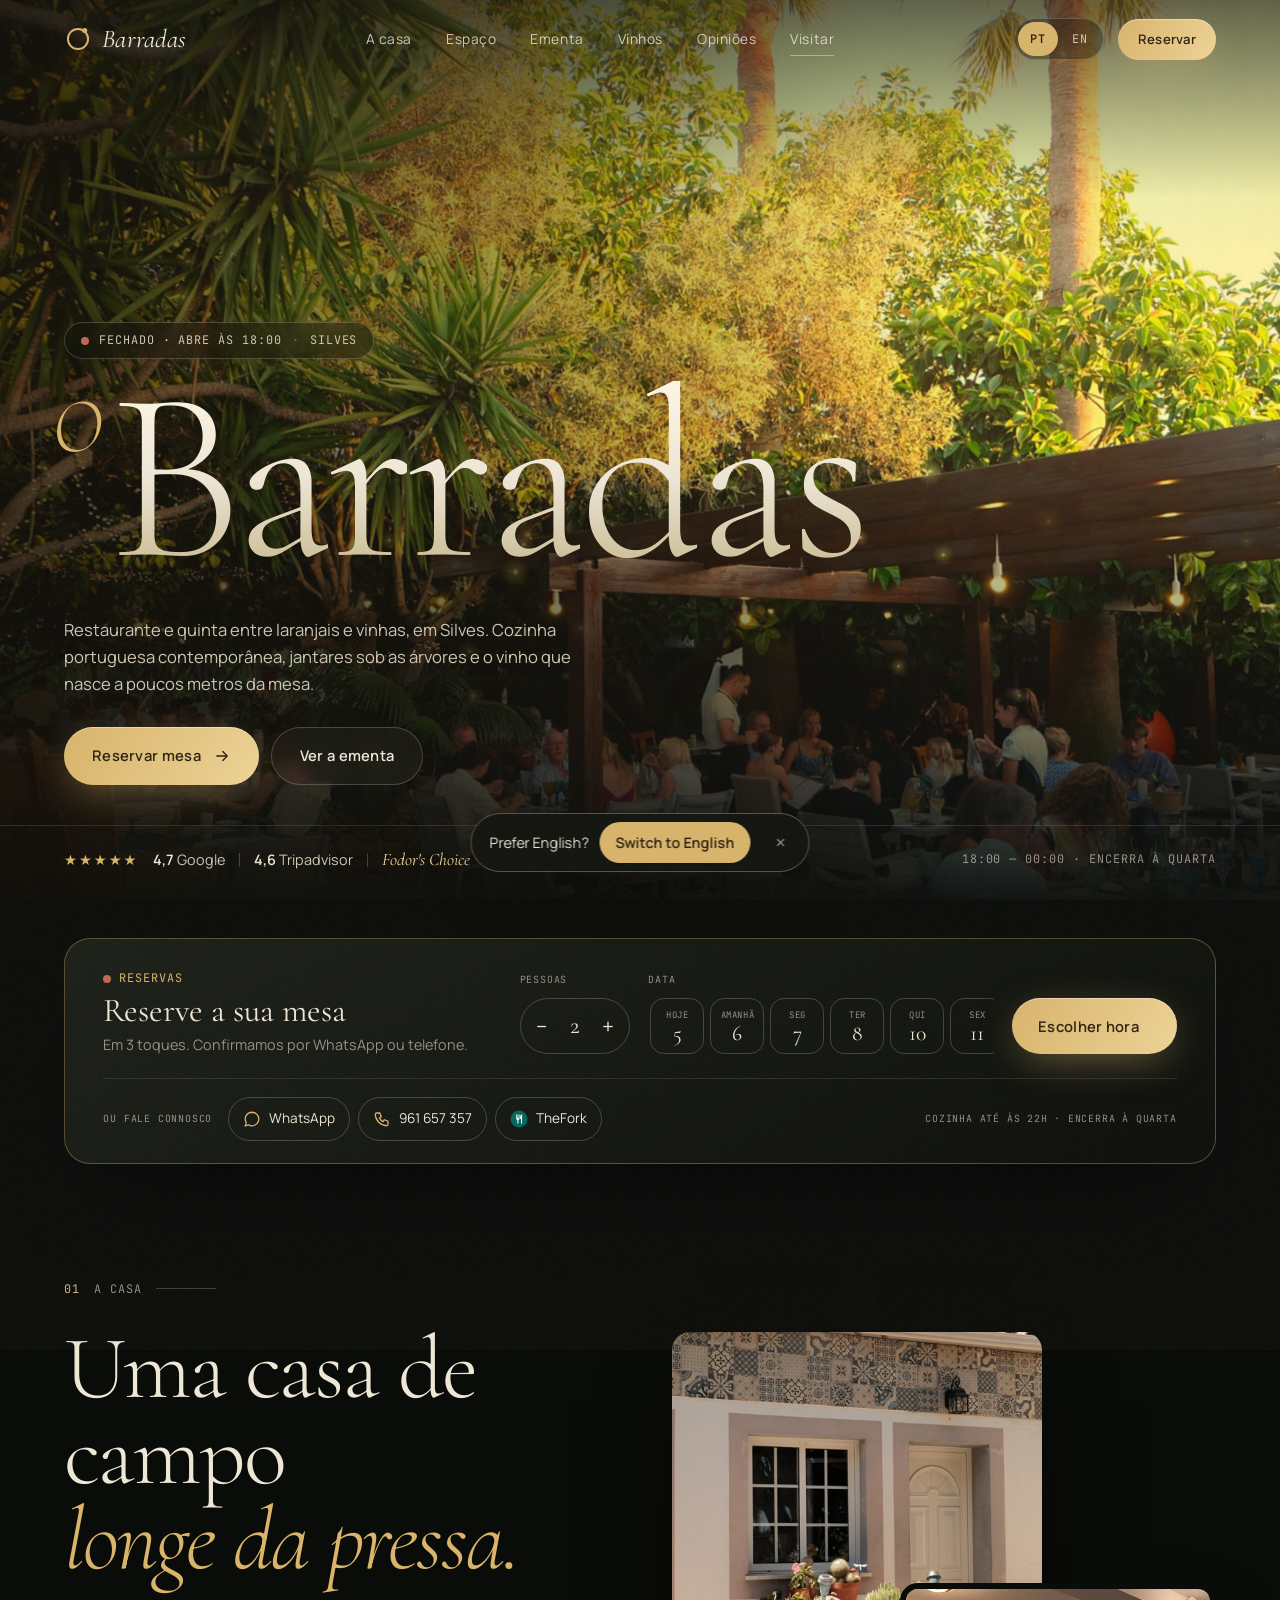
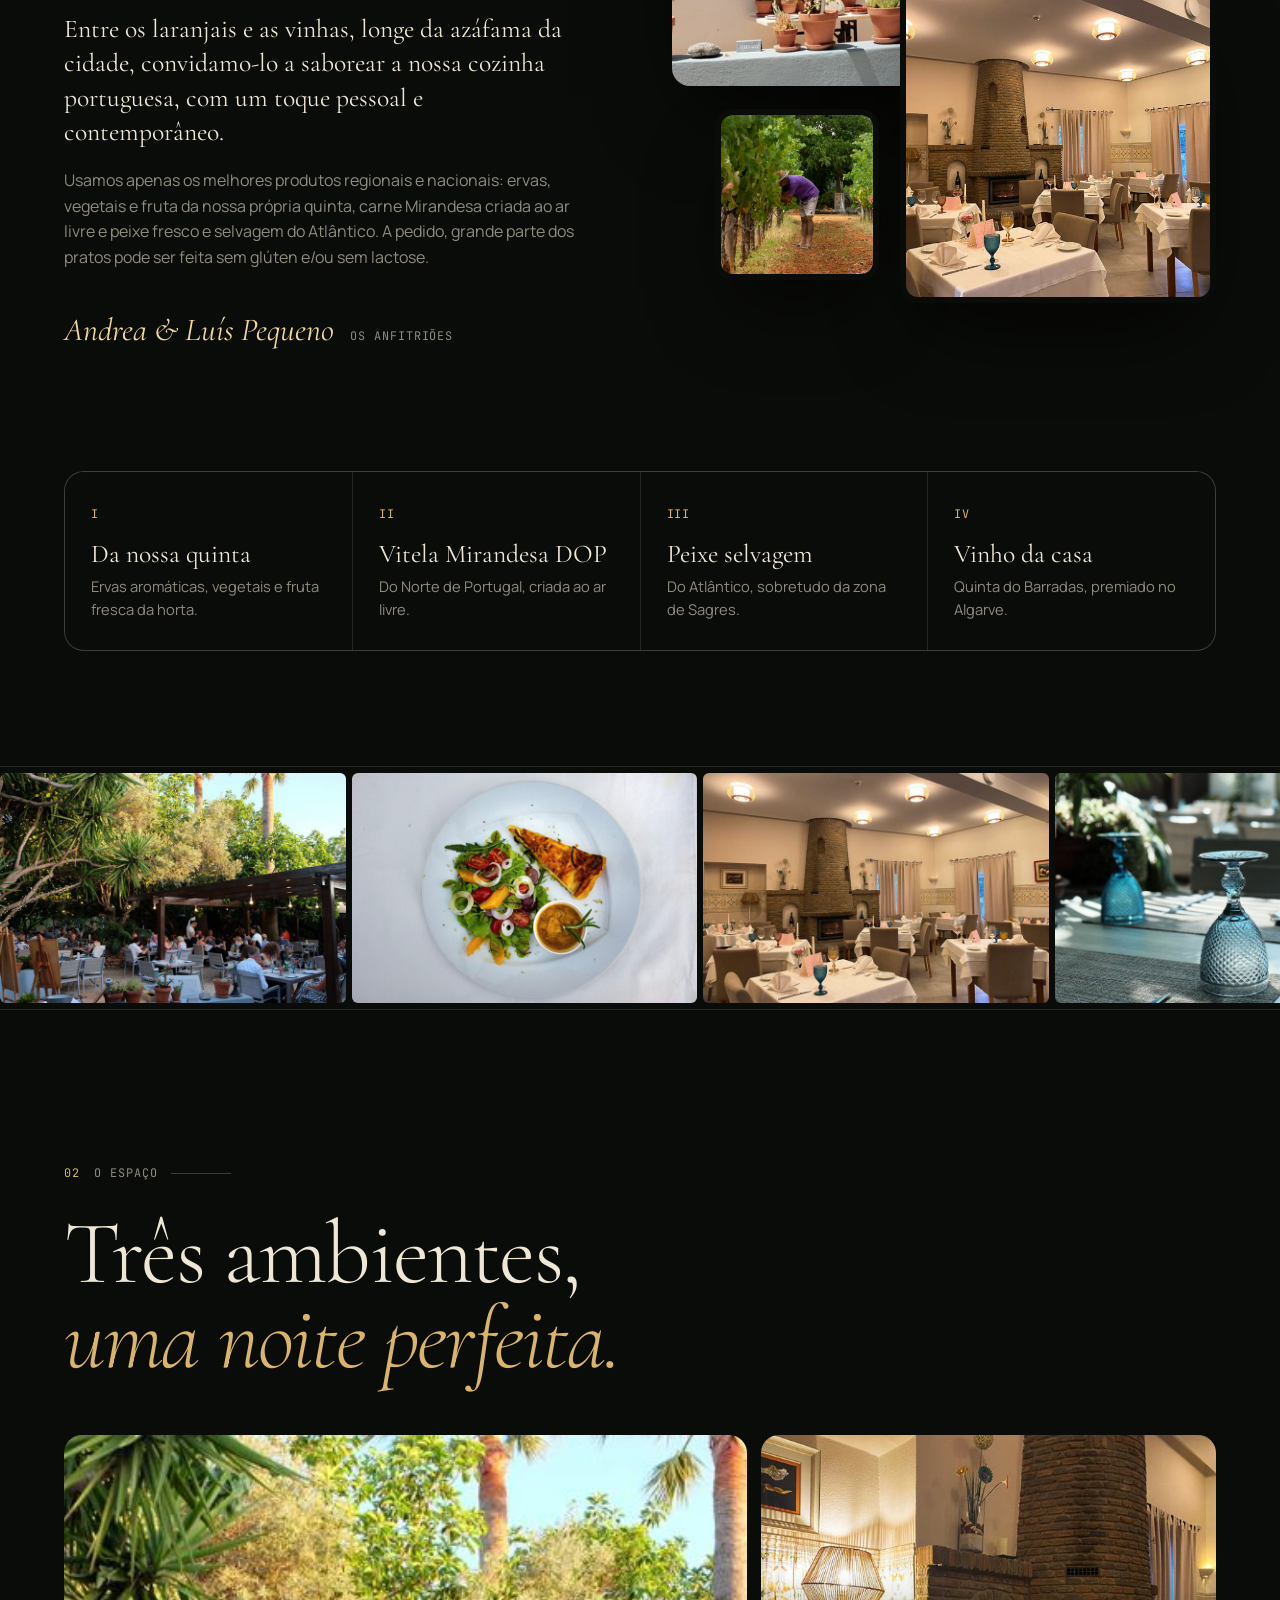
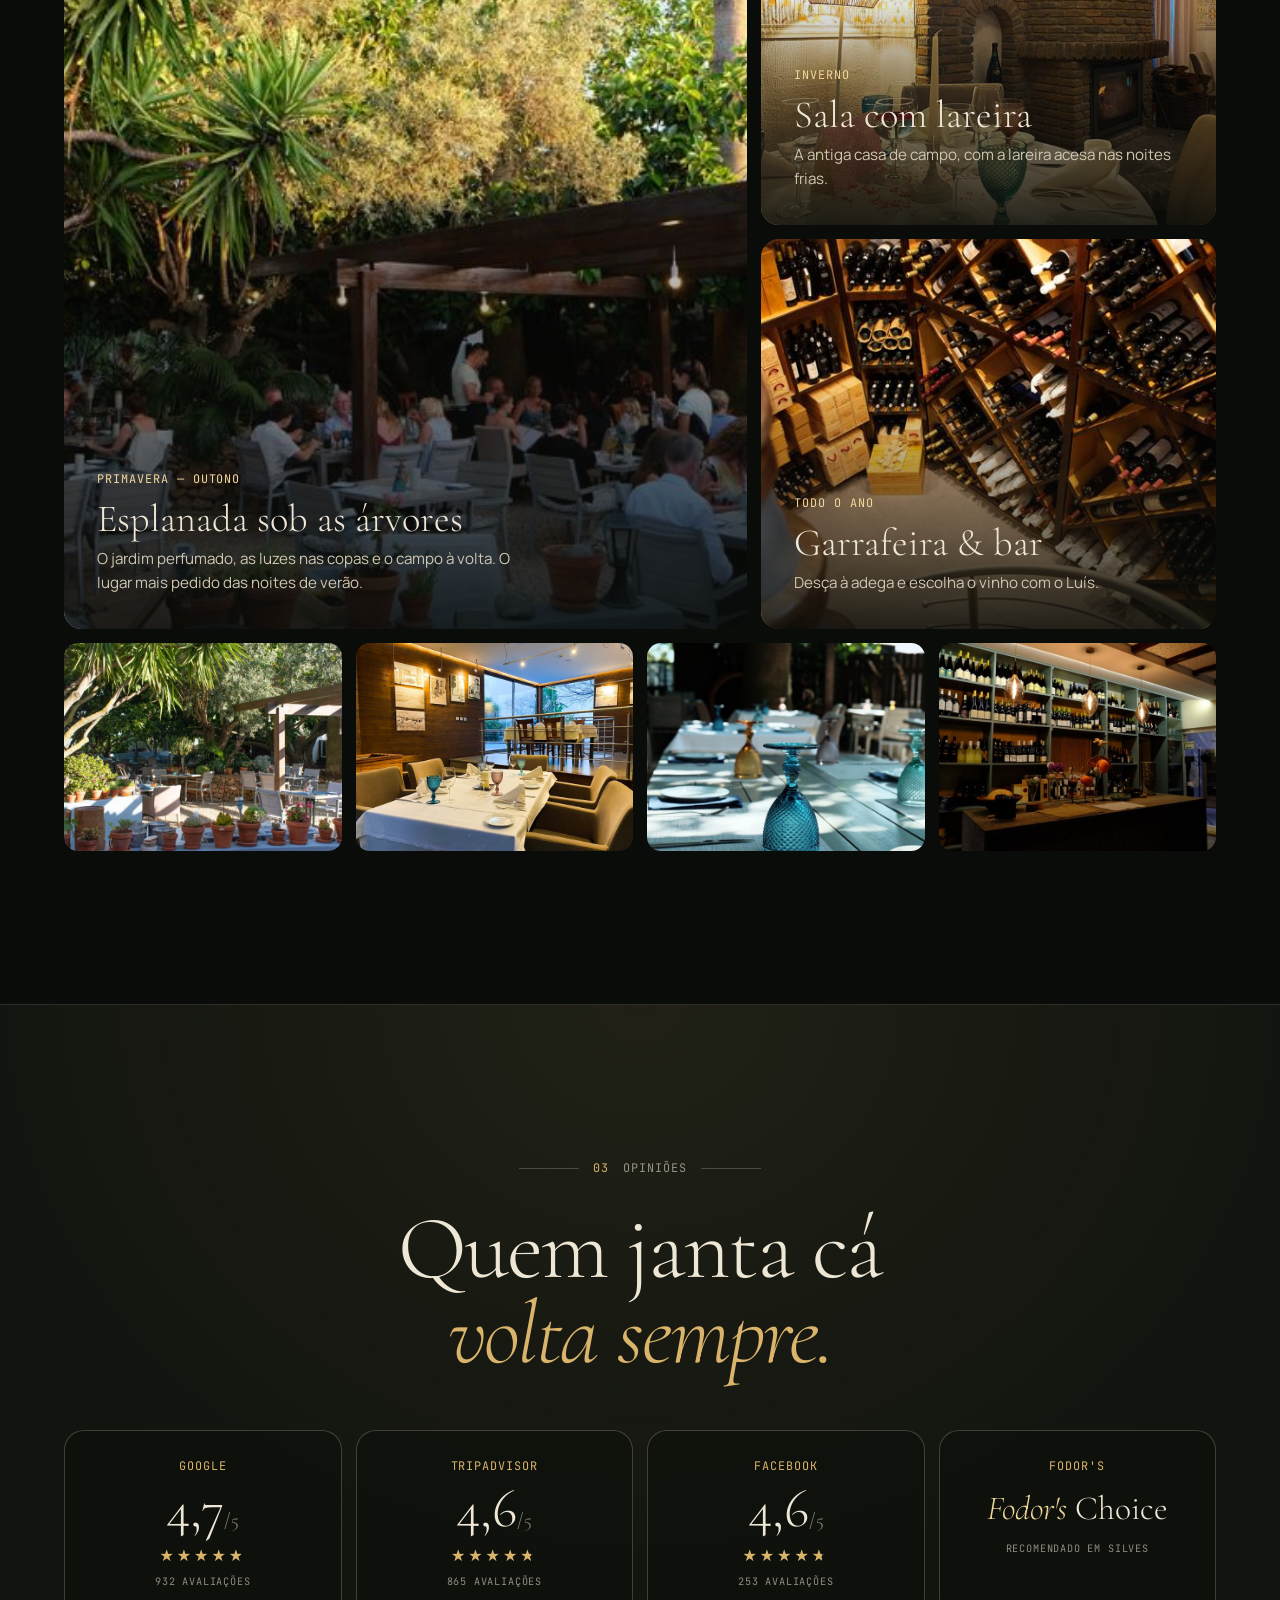
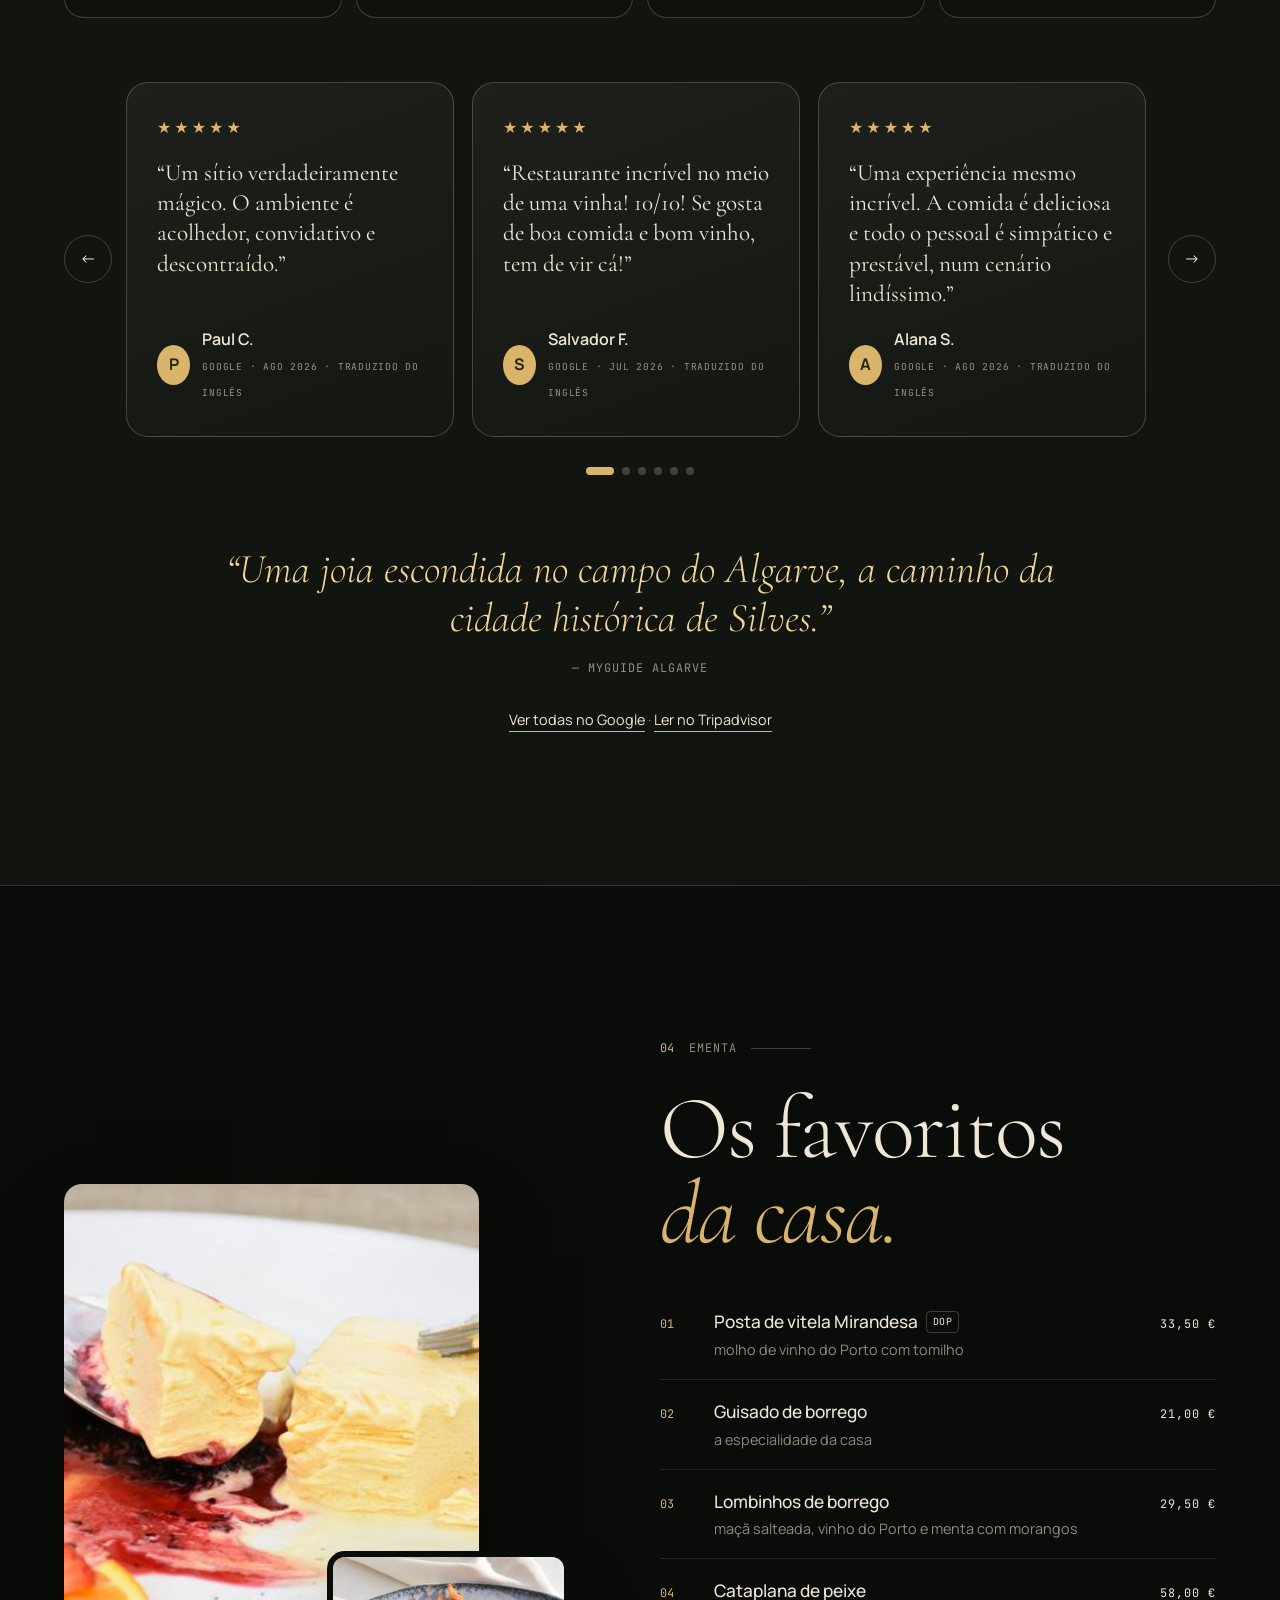
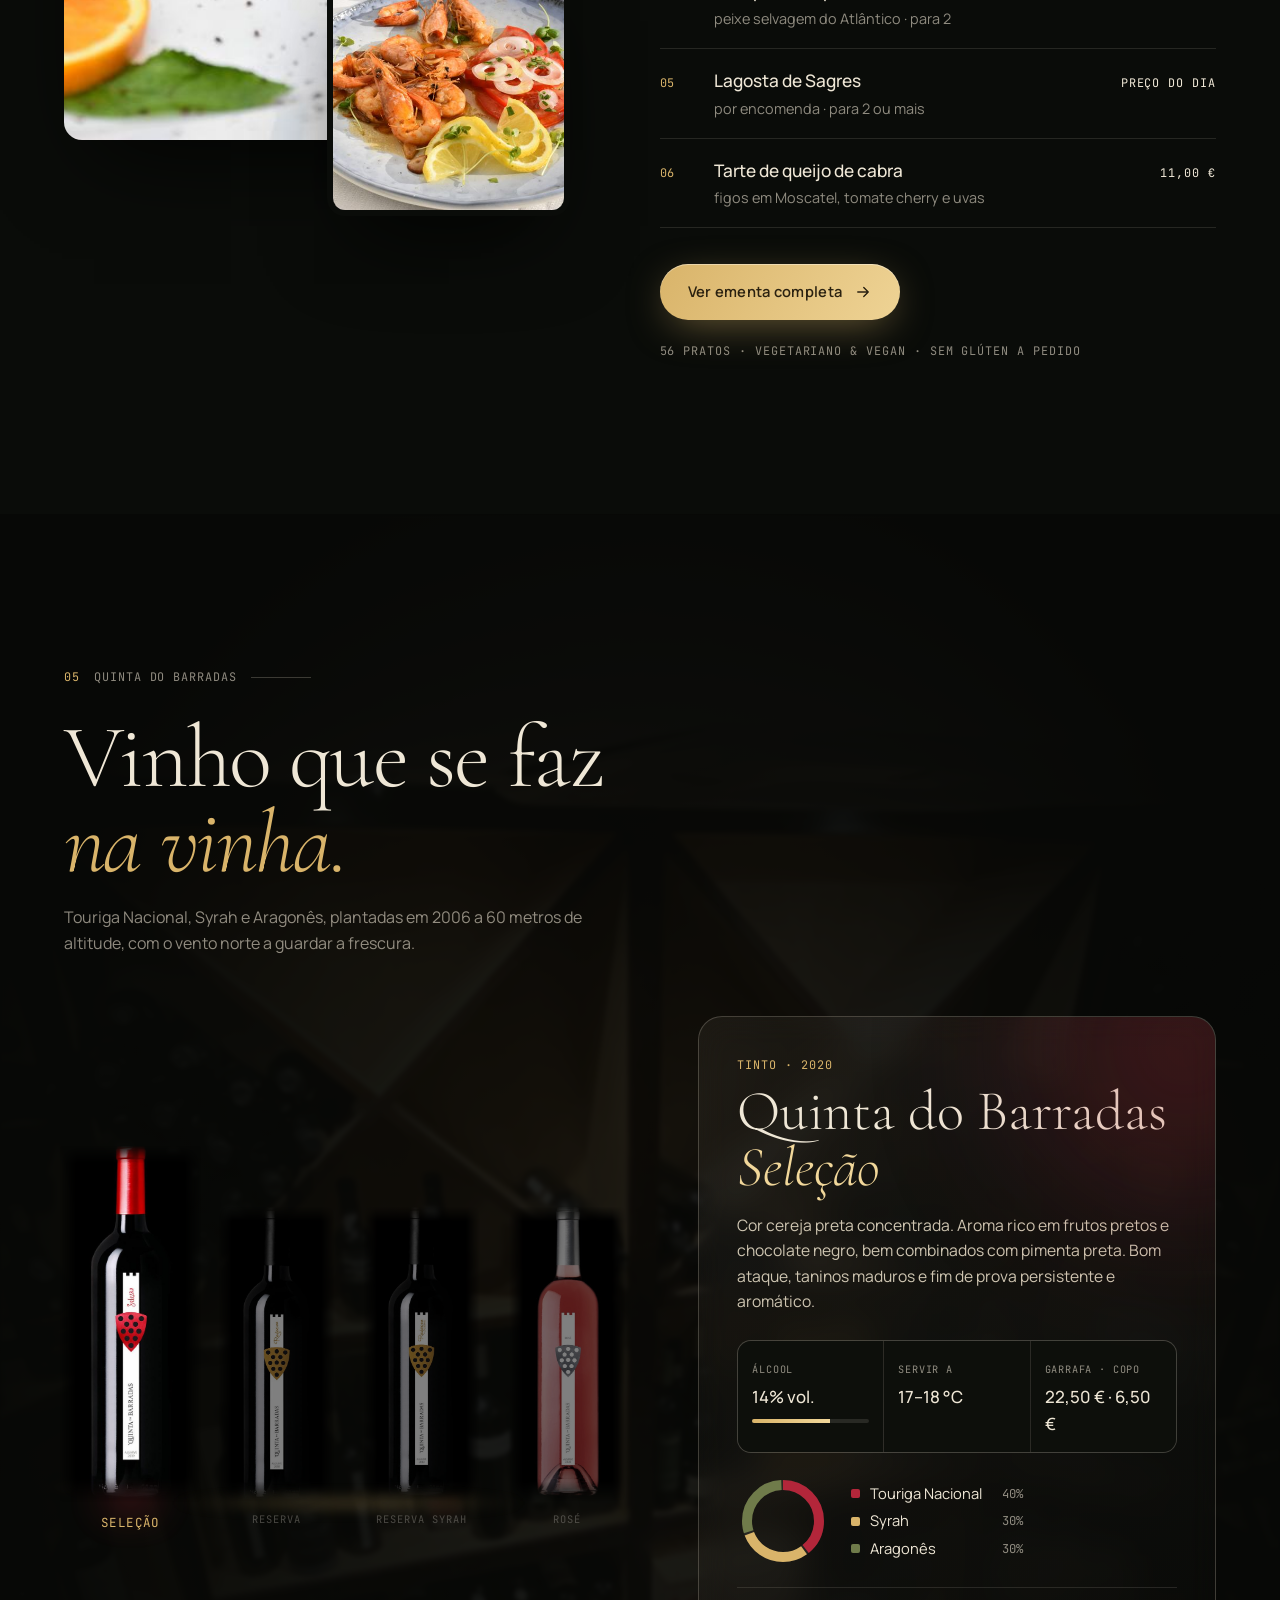
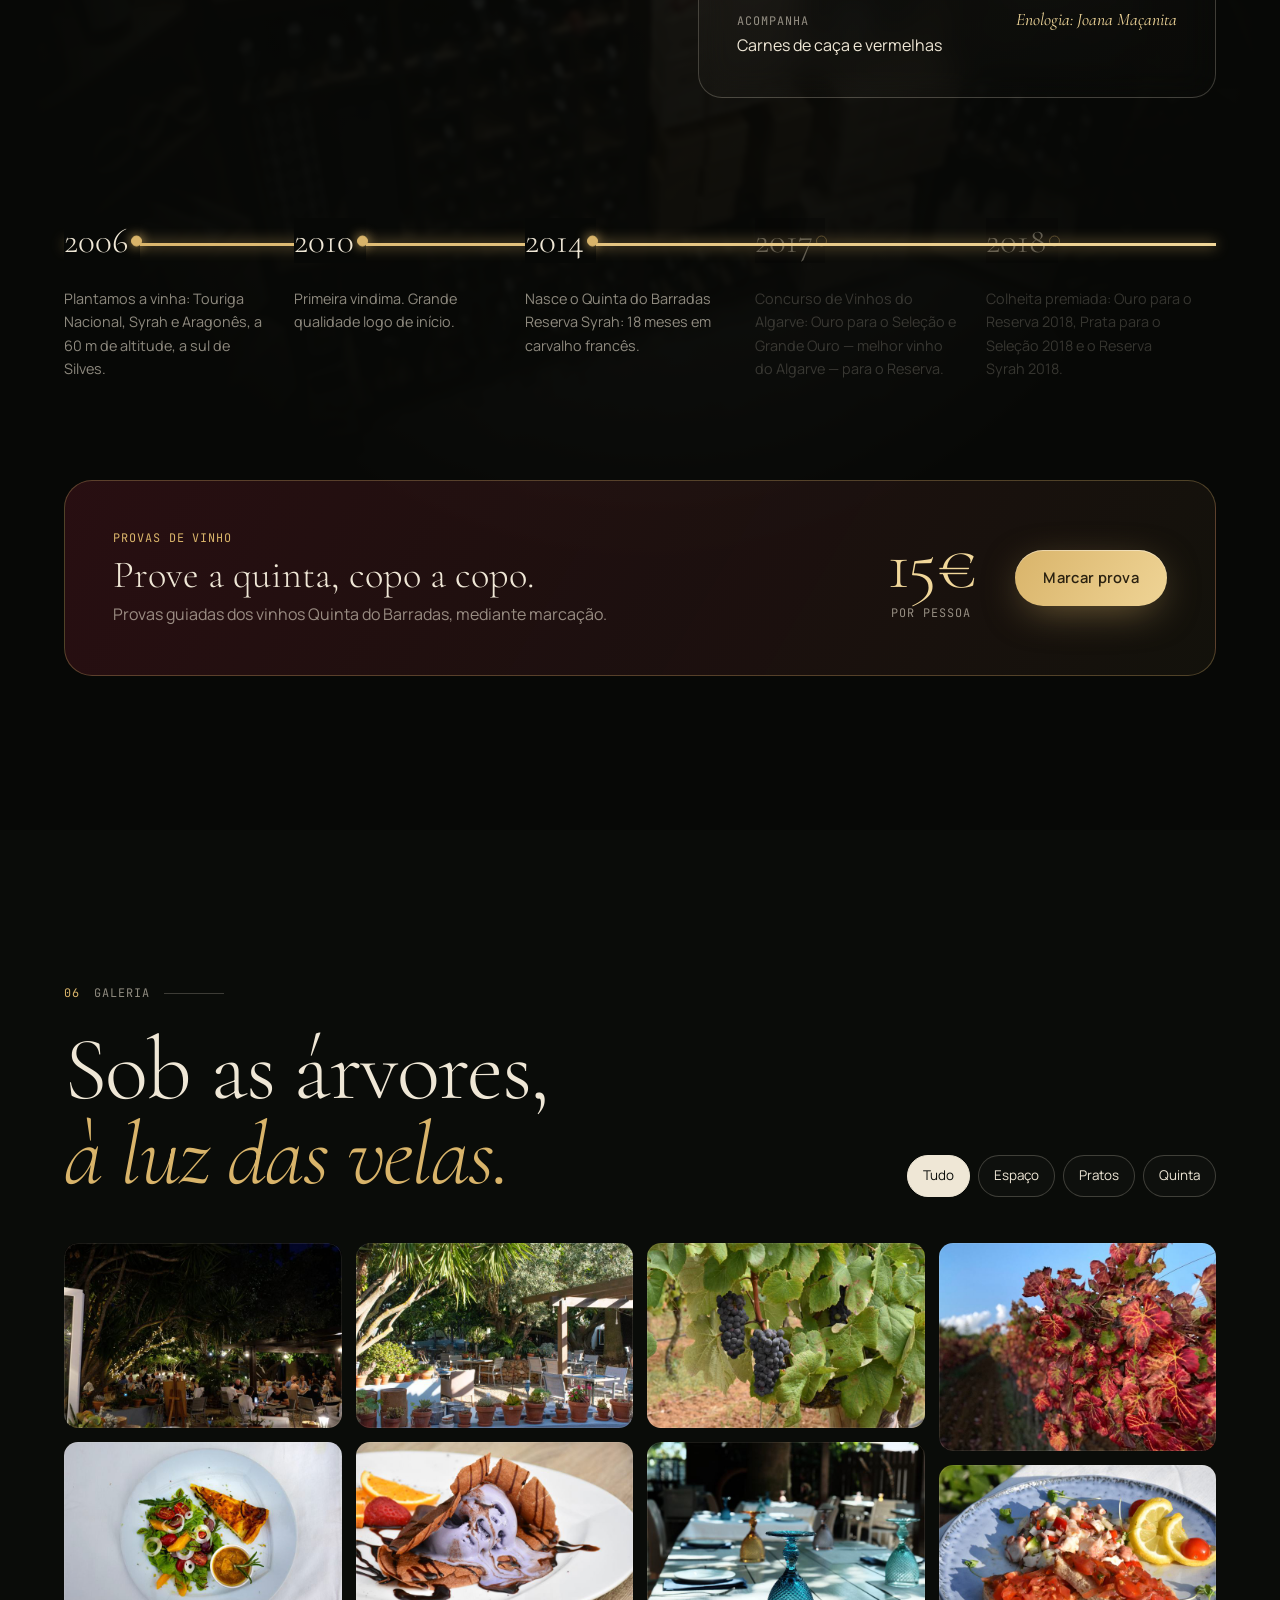
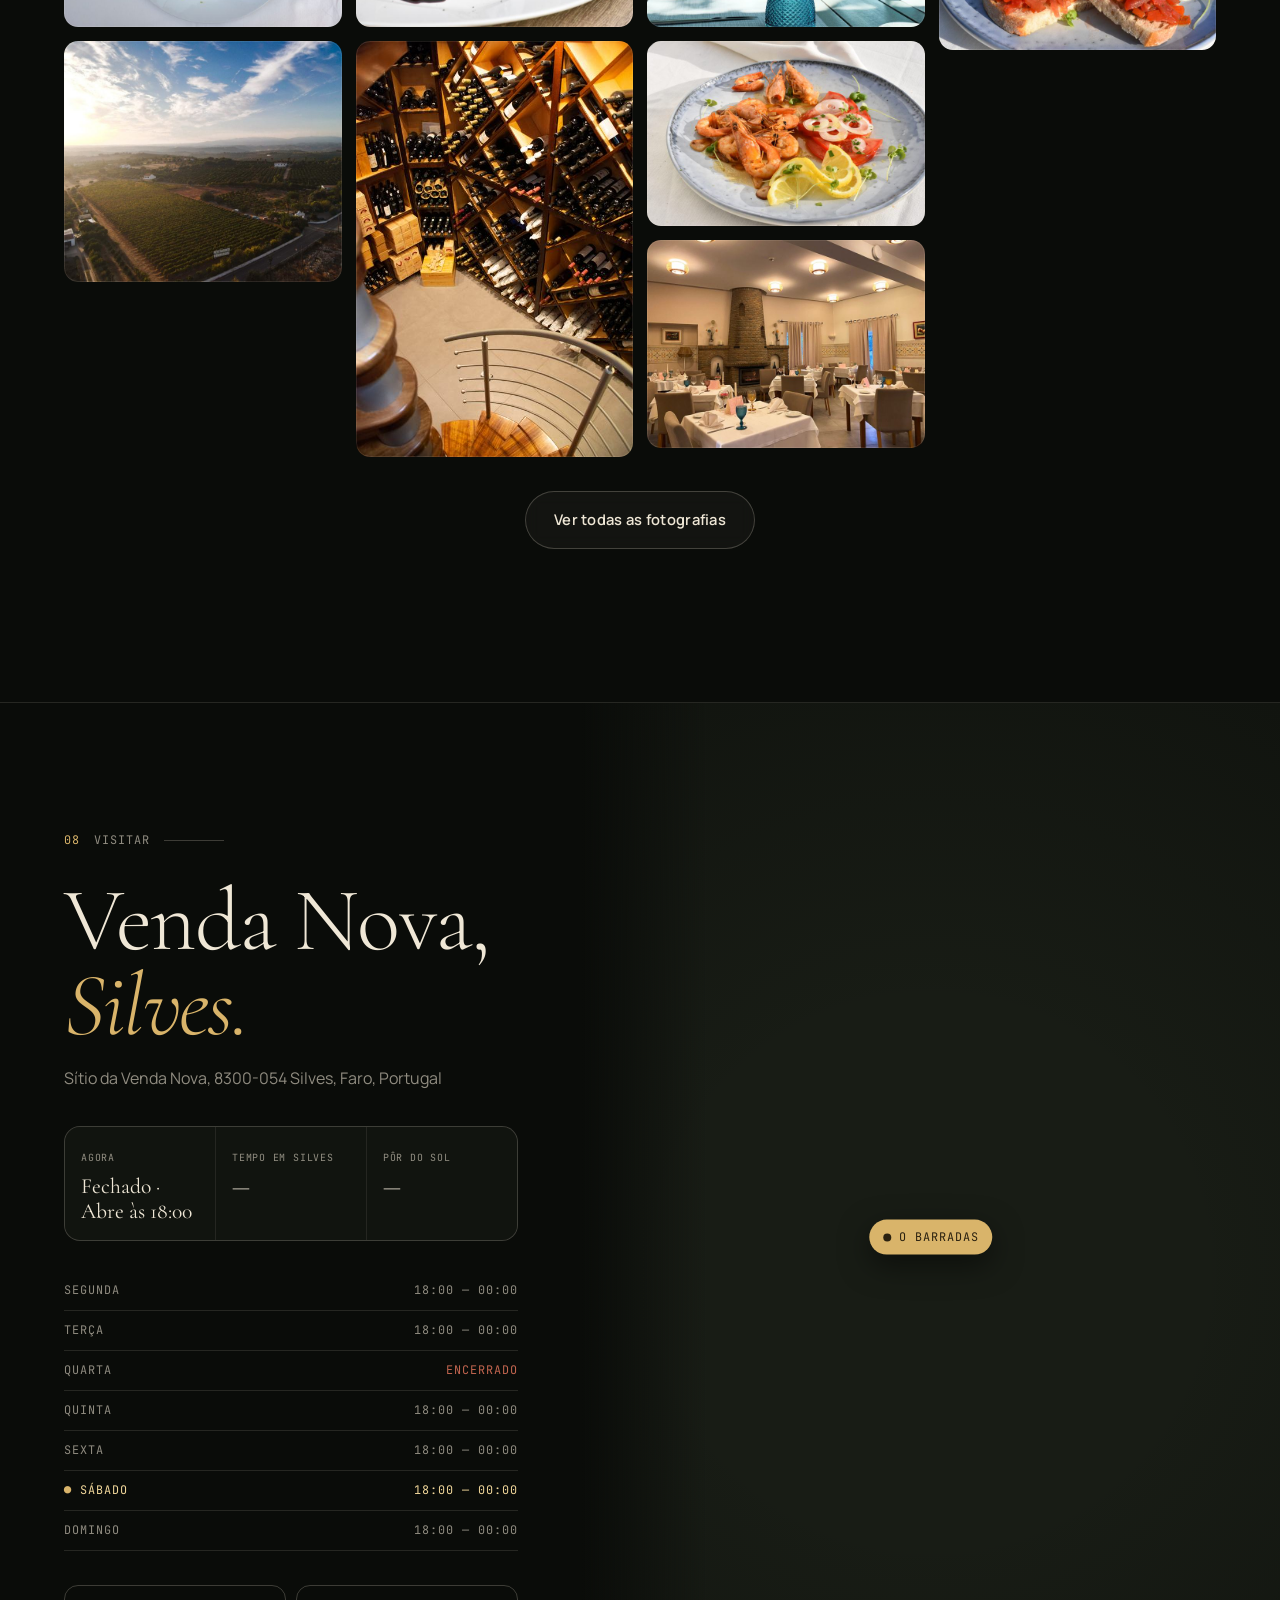
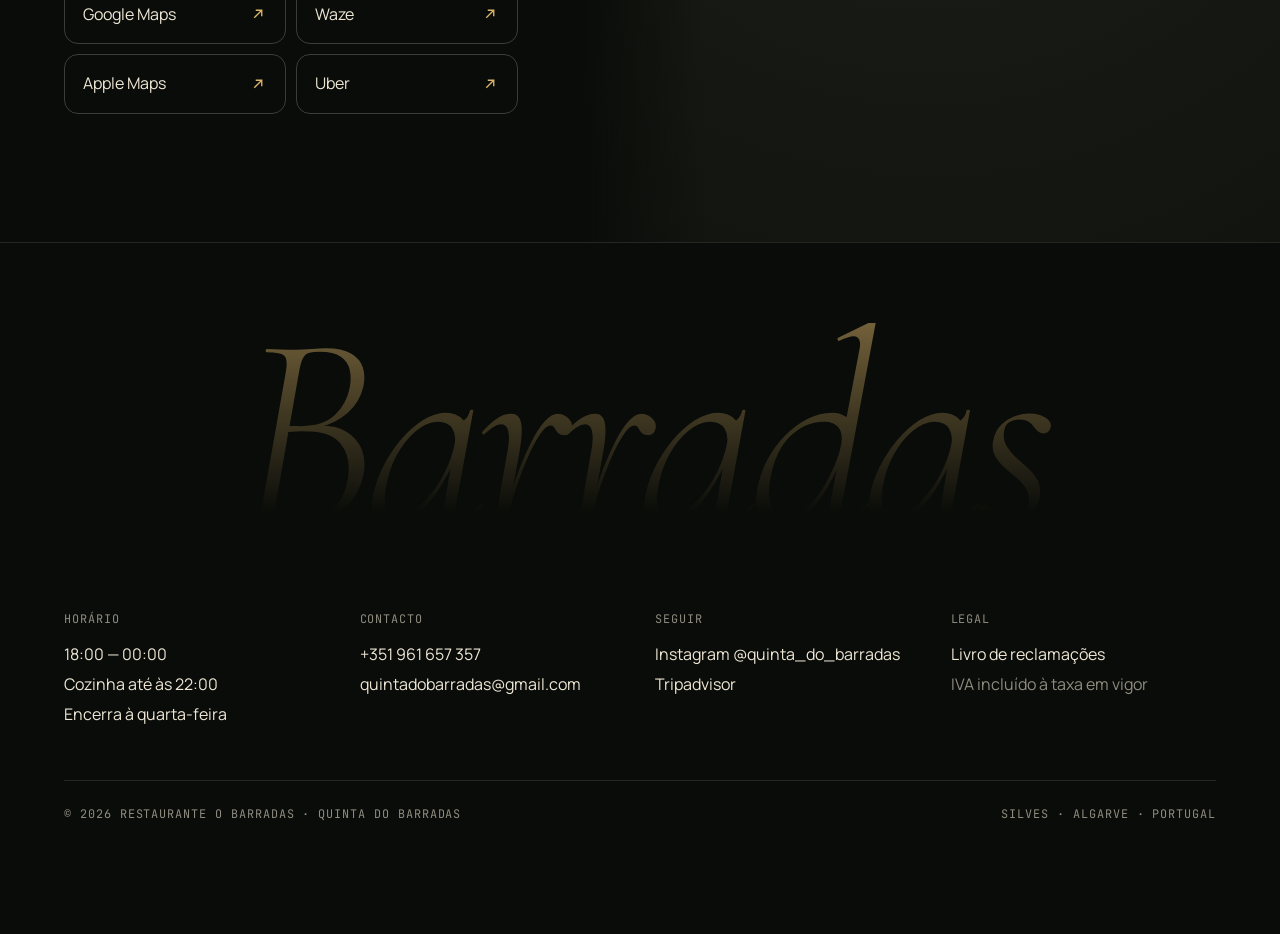
<file: index.html>
<!doctype html>
<html lang="pt-PT">
<head>
<meta charset="utf-8">
<meta name="viewport" content="width=device-width, initial-scale=1, viewport-fit=cover">
<title>O Barradas — Restaurante & Quinta · Silves, Algarve</title>
<meta name="robots" content="noindex, nofollow">
<meta name="description" content="Restaurante O Barradas, entre laranjais e vinhas em Silves, Algarve. Cozinha portuguesa contemporânea, vitela Mirandesa DOP, peixe selvagem de Sagres e vinhos da Quinta do Barradas. Reserve mesa online.">
<meta name="theme-color" content="#0a0c09">
<meta property="og:title" content="O Barradas — Restaurante & Quinta · Silves">
<meta property="og:description" content="Jantar sob as árvores, entre laranjais e vinhas. Cozinha portuguesa contemporânea e vinhos da casa premiados.">
<meta property="og:image" content="img/hero-golden.jpg">
<meta property="og:type" content="restaurant">
<link rel="icon" href="data:image/svg+xml,%3Csvg xmlns='http://www.w3.org/2000/svg' viewBox='0 0 64 64'%3E%3Ccircle cx='32' cy='32' r='30' fill='%230a0c09'/%3E%3Ccircle cx='32' cy='32' r='14' fill='none' stroke='%23d9b46a' stroke-width='4'/%3E%3Ccircle cx='42' cy='20' r='5' fill='%23d9b46a'/%3E%3C/svg%3E">
<link rel="preconnect" href="https://fonts.googleapis.com">
<link rel="preconnect" href="https://fonts.gstatic.com" crossorigin>
<link href="https://fonts.googleapis.com/css2?family=Cormorant+Garamond:ital,wght@0,300;0,400;0,500;1,300;1,400;1,500&family=Manrope:wght@300;400;500;600;700&family=JetBrains+Mono:wght@400;500&display=swap" rel="stylesheet">
<link rel="stylesheet" href="css/style.css">
<script type="application/ld+json">
{
  "@context": "https://schema.org",
  "@type": "Restaurant",
  "name": "O Barradas",
  "alternateName": "Restaurante O Barradas · Quinta do Barradas",
  "url": "https://www.obarradas.com/",
  "image": "https://www.obarradas.com/img/hero-golden.jpg",
  "telephone": "+351961657357",
  "email": "quintadobarradas@gmail.com",
  "servesCuisine": ["Portuguesa", "Contemporânea", "Peixe e marisco", "Vegetariana", "Vegan"],
  "priceRange": "€€€",
  "acceptsReservations": "True",
  "hasMenu": "https://www.obarradas.com/#ementa",
  "address": {"@type": "PostalAddress", "streetAddress": "Sítio da Venda Nova", "postalCode": "8300-054", "addressLocality": "Silves", "addressRegion": "Faro", "addressCountry": "PT"},
  "geo": {"@type": "GeoCoordinates", "latitude": 37.1640208, "longitude": -8.4463096},
  "openingHoursSpecification": [{"@type": "OpeningHoursSpecification", "dayOfWeek": ["Monday","Tuesday","Thursday","Friday","Saturday","Sunday"], "opens": "18:00", "closes": "23:59"}],
  "sameAs": ["https://www.instagram.com/quinta_do_barradas/"]
}
</script>
</head>
<body class="page-home">
<div class="grain" aria-hidden="true"></div>
<div class="cursor" aria-hidden="true"><span></span></div>

<div class="loader" id="loader" aria-hidden="true">
  <div class="loader__mark"><svg viewBox="0 0 100 100"><circle class="ring" cx="50" cy="50" r="40"/><circle class="dot" cx="72" cy="22" r="7"/></svg></div>
  <div class="loader__word">Barradas</div>
  <div class="loader__meta mono"><span>Silves</span><span id="loadPct">000</span><span>Algarve</span></div>
</div>

<header class="nav" id="nav">
  <a href="#top" class="brand" aria-label="O Barradas — início">
    <svg viewBox="0 0 100 100" class="brand__mark"><circle cx="50" cy="50" r="36" fill="none" stroke="currentColor" stroke-width="7"/><circle cx="74" cy="20" r="9" fill="currentColor"/></svg>
    <span class="brand__name">Barradas</span>
  </a>
  <nav class="nav__links" aria-label="Principal">
    <a href="#sobre" data-sec="sobre" data-i18n="nav.about">A casa</a>
    <a href="#espaco" data-sec="espaco" data-i18n="nav.space">Espaço</a>
    <a href="ementa.html" data-sec="menu-page" data-i18n="nav.menu">Ementa</a>
    <a href="#vinhos" data-sec="vinhos" data-i18n="nav.wine">Vinhos</a>
    <a href="#opinioes" data-sec="opinioes" data-i18n="nav.reviews">Opiniões</a>
    <a href="#visitar" data-sec="visitar" data-i18n="nav.visit">Visitar</a>
  </nav>
  <div class="nav__right">
    <div class="lang" id="langBtn" role="group" aria-label="Idioma / Language"><button type="button" data-l="pt" lang="pt" title="Português">PT</button><button type="button" data-l="en" lang="en" title="English">EN</button></div>
    <a href="#reservar" class="btn btn--gold btn--sm magnetic" data-i18n="cta.book">Reservar</a>
    <button class="burger" id="burger" aria-label="Menu"><span></span><span></span></button>
  </div>
</header>
<div class="drawer" id="drawer">
  <a href="#sobre" data-i18n="nav.about">A casa</a>
  <a href="#espaco" data-i18n="nav.space">Espaço</a>
  <a href="ementa.html" data-i18n="nav.menu">Ementa</a>
  <a href="#vinhos" data-i18n="nav.wine">Vinhos</a>
  <a href="#opinioes" data-i18n="nav.reviews">Opiniões</a>
  <a href="#reservar" data-i18n="cta.book">Reservar</a>
  <a href="#visitar" data-i18n="nav.visit">Visitar</a>
</div>


<main id="top">

<!-- 1 · HERO -->
<section class="hero" id="hero">
  <div class="hero__media"><picture><source media="(max-width: 700px)" srcset="img/m/hero-golden-portrait.jpg"><img src="img/hero-golden.jpg" alt="Esplanada do Barradas cheia ao fim da tarde, com luz dourada entre as árvores" fetchpriority="high"></picture></div>
  <canvas class="hero__fx" id="fireflies"></canvas>
  <div class="hero__veil"></div>

  <div class="hero__content">
    <p class="hero__status reveal-up mono"><i class="pulse" id="statusDot"></i><span id="statusText">—</span><span class="sep hide-sm">·</span><span class="hide-sm" id="weather">Silves</span></p>
    <h1 class="hero__title" aria-label="O Barradas"><span class="hero__o">O</span><span class="split" data-split>Barradas</span></h1>
    <p class="hero__lead reveal-up" data-i18n="hero.lead">Restaurante e quinta entre laranjais e vinhas, em Silves. Cozinha portuguesa contemporânea, jantares sob as árvores e o vinho que nasce a poucos metros da mesa.</p>
    <div class="hero__ctas reveal-up">
      <a href="#reservar" class="btn btn--gold magnetic"><span data-i18n="cta.table">Reservar mesa</span><svg viewBox="0 0 24 24"><path d="M5 12h14M13 6l6 6-6 6"/></svg></a>
      <a href="ementa.html" class="btn btn--ghost magnetic" data-i18n="cta.menu">Ver a ementa</a>
    </div>
  </div>

  <div class="hero__foot">
    <a href="#opinioes" class="hero__proof">
      <span class="hero__stars">★★★★★</span>
      <span><b>4,7</b> Google</span><i></i><span><b>4,6</b> Tripadvisor</span><i class="hide-sm"></i><span class="hide-sm"><em>Fodor's Choice</em></span>
    </a>
    <span class="mono dim hide-sm" data-i18n="hero.hours">18:00 — 00:00 · encerra à quarta</span>
  </div>
</section>

<!-- ===== Reserva rápida (logo após o hero) ===== -->
<section class="qb" id="reservar" aria-labelledby="qbTitle">
  <div class="qb__card">
    <div class="qb__head">
      <p class="mono gold"><i class="pulse" id="qbDot"></i> <span id="qbStatus" data-i18n="qb.k">Reservas</span></p>
      <h2 id="qbTitle" data-i18n="qb.t">Reserve a sua mesa</h2>
      <p class="dim qb__sub" data-i18n="qb.d">Em 3 toques. Confirmamos por WhatsApp ou telefone.</p>
    </div>
    <div class="qb__form">
      <div class="qb__field">
        <span class="mono" data-i18n="book.people">Pessoas</span>
        <div class="stepper stepper--sm">
          <button type="button" data-qstep="-1" aria-label="Menos pessoas">−</button>
          <output id="qbPax" aria-live="polite">2</output>
          <button type="button" data-qstep="1" aria-label="Mais pessoas">+</button>
        </div>
      </div>
      <div class="qb__field qb__field--days">
        <span class="mono" data-i18n="book.date">Data</span>
        <div class="qb__days" id="qbDays" role="radiogroup" aria-label="Data"></div>
      </div>
      <button type="button" class="btn btn--gold qb__go" data-open-book><span data-i18n="qb.go">Escolher hora</span><svg viewBox="0 0 24 24"><path d="M5 12h14M13 6l6 6-6 6"/></svg></button>
    </div>
    <div class="qb__alt">
      <span class="mono qb__or hide-sm" data-i18n="qb.or">Ou fale connosco</span>
      <a href="https://wa.me/351961657357" target="_blank" rel="noopener"><svg viewBox="0 0 24 24"><path d="M12 3a9 9 0 0 0-7.7 13.6L3 21l4.5-1.2A9 9 0 1 0 12 3z"/></svg><span data-i18n="alt.wa2">WhatsApp</span></a>
      <a href="tel:+351961657357"><svg viewBox="0 0 24 24"><path d="M5 4h4l2 5-2.5 1.5a11 11 0 0 0 5 5L15 13l5 2v4a2 2 0 0 1-2 2A16 16 0 0 1 3 6a2 2 0 0 1 2-2"/></svg><span class="hide-sm">961 657 357</span><span class="show-sm" data-i18n="alt.call">Ligar</span></a>
      <a href="#" data-thefork><svg viewBox="0 0 32 32"><circle cx="16" cy="16" r="15" fill="#00665C"/><path d="M11 8v7a3 3 0 0 0 2 2.8V24h2v-6.2A3 3 0 0 0 17 15V8h-1.5v6h-1V8h-1v6h-1V8zM21 8c-1.7 0-3 2.2-3 5v3h1.5v8h2V8z" fill="#fff"/></svg><span>TheFork</span></a>
      <span class="mono qb__note hide-sm" data-i18n="qb.note">Cozinha até às 22h · Encerra à quarta</span>
    </div>
  </div>
</section>


<!-- 2 · SOBRE -->
<section class="about" id="sobre">
  <div class="about__grid">
    <div class="about__text">
      <p class="label mono"><span>01</span> <span data-i18n="about.label">A casa</span></p>
      <h2 class="display" data-i18n-html="about.title">Uma casa de campo<br><em>longe da pressa.</em></h2>
      <p class="about__lead" data-i18n="about.p1">Entre os laranjais e as vinhas, longe da azáfama da cidade, convidamo-lo a saborear a nossa cozinha portuguesa, com um toque pessoal e contemporâneo.</p>
      <p class="dim" data-i18n="about.p2">Usamos apenas os melhores produtos regionais e nacionais: ervas, vegetais e fruta da nossa própria quinta, carne Mirandesa criada ao ar livre e peixe fresco e selvagem do Atlântico. A pedido, grande parte dos pratos pode ser feita sem glúten e/ou sem lactose.</p>
      <div class="about__sign"><span class="script">Andrea &amp; Luís Pequeno</span><span class="mono dim" data-i18n="about.sign">os anfitriões</span></div>
    </div>
    <div class="about__photos">
      <figure class="ph ph--a"><img src="img/fachada.jpg" srcset="img/s/fachada.jpg 720w, img/fachada.jpg 1800w" sizes="(max-width: 900px) 92vw, 45vw" alt="A casa de campo do Barradas" loading="lazy"></figure>
      <figure class="ph ph--b"><img src="img/sala-lareira.jpg" srcset="img/s/sala-lareira.jpg 720w, img/sala-lareira.jpg 1800w" sizes="(max-width: 900px) 92vw, 45vw" alt="Sala interior com lareira" loading="lazy"></figure>
      <figure class="ph ph--c"><img src="img/s/vinha-trabalho.jpg" alt="Trabalho manual na vinha" loading="lazy"></figure>
    </div>
  </div>

  <div class="pillars">
    <div class="pillar"><span class="pillar__n mono">I</span><h3 data-i18n="p1.t">Da nossa quinta</h3><p data-i18n="p1.d">Ervas aromáticas, vegetais e fruta fresca da horta.</p></div>
    <div class="pillar"><span class="pillar__n mono">II</span><h3 data-i18n="p2.t">Vitela Mirandesa DOP</h3><p data-i18n="p2.d">Do Norte de Portugal, criada ao ar livre.</p></div>
    <div class="pillar"><span class="pillar__n mono">III</span><h3 data-i18n="p3.t">Peixe selvagem</h3><p data-i18n="p3.d">Do Atlântico, sobretudo da zona de Sagres.</p></div>
    <div class="pillar"><span class="pillar__n mono">IV</span><h3 data-i18n="p4.t">Vinho da casa</h3><p data-i18n="p4.d">Quinta do Barradas, premiado no Algarve.</p></div>
  </div>
</section>

<!-- faixa de fotos -->
<div class="strip" aria-hidden="true"><div class="strip__track" id="strip"></div></div>

<!-- 3 · ESPAÇO -->
<section class="space" id="espaco">
  <div class="sec-head">
    <p class="label mono"><span>02</span> <span data-i18n="space.label">O espaço</span></p>
    <h2 class="display" data-i18n-html="space.title">Três ambientes,<br><em>uma noite perfeita.</em></h2>
  </div>
  <div class="rooms">
    <article class="room room--big">
      <img src="img/esplanada-cheia.jpg" srcset="img/s/esplanada-cheia.jpg 720w, img/esplanada-cheia.jpg 1800w" sizes="(max-width: 900px) 92vw, 45vw" alt="" loading="lazy">
      <div class="room__txt"><span class="mono" data-i18n="r1.k">Primavera — outono</span><h3 data-i18n="r1.t">Esplanada sob as árvores</h3><p data-i18n="r1.d">O jardim perfumado, as luzes nas copas e o campo à volta. O lugar mais pedido das noites de verão.</p></div>
    </article>
    <article class="room">
      <img src="img/sala-lareira-2.jpg" srcset="img/s/sala-lareira-2.jpg 720w, img/sala-lareira-2.jpg 1800w" sizes="(max-width: 900px) 92vw, 45vw" alt="" loading="lazy">
      <div class="room__txt"><span class="mono" data-i18n="r2.k">Inverno</span><h3 data-i18n="r2.t">Sala com lareira</h3><p data-i18n="r2.d">A antiga casa de campo, com a lareira acesa nas noites frias.</p></div>
    </article>
    <article class="room">
      <img src="img/garrafeira-escada.jpg" srcset="img/s/garrafeira-escada.jpg 720w, img/garrafeira-escada.jpg 1800w" sizes="(max-width: 900px) 92vw, 45vw" alt="" loading="lazy">
      <div class="room__txt"><span class="mono" data-i18n="r3.k">Todo o ano</span><h3 data-i18n="r3.t">Garrafeira &amp; bar</h3><p data-i18n="r3.d">Desça à adega e escolha o vinho com o Luís.</p></div>
    </article>
  </div>
  <div class="space__more">
    <figure><img src="img/s/esplanada-dia.jpg" alt="" loading="lazy"></figure>
    <figure><img src="img/s/sala-exposicao.jpg" alt="" loading="lazy"></figure>
    <figure><img src="img/s/mesa-azul.jpg" alt="" loading="lazy"></figure>
    <figure><img src="img/s/bar-vinhos.jpg" alt="" loading="lazy"></figure>
  </div>
</section>

<!-- 4 · OPINIÕES -->
<section class="reviews" id="opinioes">
  <div class="sec-head sec-head--center">
    <p class="label label--center mono"><span>03</span> <span data-i18n="rev.label">Opiniões</span></p>
    <h2 class="display" data-i18n-html="rev.title">Quem janta cá<br><em>volta sempre.</em></h2>
  </div>
  <div class="ratings" id="ratings"></div>
  <div class="revs">
    <button class="revs__nav" data-dir="-1" aria-label="Anterior">←</button>
    <div class="revs__track" id="revTrack"></div>
    <button class="revs__nav" data-dir="1" aria-label="Seguinte">→</button>
  </div>
  <div class="revs__dots" id="revDots"></div>
  <blockquote class="pressq" id="pressQuote"></blockquote>
  <p class="reviews__more"><a id="moreGoogle" target="_blank" rel="noopener" data-i18n="rev.g">Ver todas no Google</a> · <a id="moreTrip" target="_blank" rel="noopener" data-i18n="rev.t">Ler no Tripadvisor</a></p>
</section>

<!-- 5 · EMENTA (destaques) -->
<section class="sig" id="ementa">
  <div class="sig__media">
    <img src="img/sobremesa-semifrio.jpg" srcset="img/s/sobremesa-semifrio.jpg 720w, img/sobremesa-semifrio.jpg 1800w" sizes="(max-width: 900px) 92vw, 45vw" alt="" loading="lazy" class="sig__img sig__img--a">
    <img src="img/s/camaroes.jpg" alt="" loading="lazy" class="sig__img sig__img--b">
  </div>
  <div class="sig__body">
    <p class="label mono"><span>04</span> <span data-i18n="sig.label">Ementa</span></p>
    <h2 class="display" data-i18n-html="sig.title">Os favoritos<br><em>da casa.</em></h2>
    <ul class="siglist" id="sigList"></ul>
    <div class="sig__ctas">
      <a href="ementa.html" class="btn btn--gold magnetic"><span data-i18n="sig.cta">Ver ementa completa</span><svg viewBox="0 0 24 24"><path d="M5 12h14M13 6l6 6-6 6"/></svg></a>
      <span class="mono dim" data-i18n="sig.note">56 pratos · vegetariano & vegan · sem glúten a pedido</span>
    </div>
  </div>
</section>

<!-- 6 · VINHOS -->
<section class="wine" id="vinhos">
  <div class="wine__bg"><img src="img/garrafeira.jpg" alt="" loading="lazy"></div>
  <div class="wine__inner">
    <div class="wine__head">
      <p class="label mono"><span>05</span> <span data-i18n="wine.label">Quinta do Barradas</span></p>
      <h2 class="display" data-i18n-html="wine.title">Vinho que se faz<br><em>na vinha.</em></h2>
      <p data-i18n="wine.sub">Touriga Nacional, Syrah e Aragonês, plantadas em 2006 a 60 metros de altitude, com o vento norte a guardar a frescura.</p>
    </div>
    <div class="wine__stage">
      <div class="bottles" id="bottles"></div>
      <div class="wine__card" id="wineCard"></div>
    </div>
    <div class="timeline" id="timeline"></div>
    <div class="tasting">
      <div>
        <p class="mono gold" data-i18n="tast.k">Provas de vinho</p>
        <h3 data-i18n="tast.t">Prove a quinta, copo a copo.</h3>
        <p class="dim" data-i18n="tast.d">Provas guiadas dos vinhos Quinta do Barradas, mediante marcação.</p>
      </div>
      <div class="tasting__price"><span class="display">15€</span><span class="mono dim" data-i18n="tast.pp">por pessoa</span></div>
      <a href="#reservar" class="btn btn--gold magnetic" data-book="tasting" data-i18n="tast.cta">Marcar prova</a>
    </div>
  </div>
</section>

<!-- 7 · GALERIA -->
<section class="gallery" id="galeria">
  <div class="gallery__head">
    <p class="label mono"><span>06</span> <span data-i18n="gal.label">Galeria</span></p>
    <h2 class="display" data-i18n-html="gal.title">Sob as árvores,<br><em>à luz das velas.</em></h2>
    <div class="chips" id="galChips">
      <button class="chip is-on" data-g="all" data-i18n="gal.all">Tudo</button>
      <button class="chip" data-g="espaco" data-i18n="gal.space">Espaço</button>
      <button class="chip" data-g="pratos" data-i18n="gal.dishes">Pratos</button>
      <button class="chip" data-g="quinta" data-i18n="gal.farm">Quinta</button>
    </div>
  </div>
  <div class="masonry" id="masonry"></div>
  <div class="gallery__foot"><button class="btn btn--ghost" id="galMore" data-i18n="gal.more">Ver todas as fotografias</button></div>
</section>

<!-- ===== Visitar ===== -->
<section class="visit" id="visitar">
  <div class="visit__info">
    <p class="label mono"><span>08</span> <span data-i18n="visit.label">Visitar</span></p>
    <h2 class="display" data-i18n-html="visit.title">Venda Nova,<br><em>Silves.</em></h2>
    <p class="dim">Sítio da Venda Nova, 8300-054 Silves, Faro, Portugal</p>

    <div class="now" id="nowCard">
      <div class="now__cell"><span class="mono dim" data-i18n="now.status">Agora</span><b id="nowStatus">—</b></div>
      <div class="now__cell"><span class="mono dim" data-i18n="now.weather">Tempo em Silves</span><b id="nowWeather">—</b></div>
      <div class="now__cell"><span class="mono dim" data-i18n="now.sunset">Pôr do sol</span><b id="nowSunset">—</b></div>
    </div>

    <ul class="hours mono" id="hours"></ul>

    <div class="routes">
      <a class="route" id="rGoogle" target="_blank" rel="noopener"><span>Google Maps</span><svg viewBox="0 0 24 24"><path d="M7 17 17 7M9 7h8v8"/></svg></a>
      <a class="route" id="rWaze" target="_blank" rel="noopener"><span>Waze</span><svg viewBox="0 0 24 24"><path d="M7 17 17 7M9 7h8v8"/></svg></a>
      <a class="route" id="rApple" target="_blank" rel="noopener"><span>Apple Maps</span><svg viewBox="0 0 24 24"><path d="M7 17 17 7M9 7h8v8"/></svg></a>
      <a class="route" id="rUber" target="_blank" rel="noopener"><span>Uber</span><svg viewBox="0 0 24 24"><path d="M7 17 17 7M9 7h8v8"/></svg></a>
    </div>
  </div>
  <div class="visit__map">
    <iframe id="map" title="Mapa — O Barradas" loading="lazy" referrerpolicy="no-referrer-when-downgrade"></iframe>
    <div class="map__pin mono"><i></i>O Barradas</div>
  </div>
</section>


</main>
<!-- ===== Booking sheet (todas as páginas) ===== -->
<div class="sheet" id="bookSheet" role="dialog" aria-modal="true" aria-labelledby="sheetTitle" hidden>
  <div class="sheet__backdrop" data-close-sheet></div>
  <div class="sheet__panel" tabindex="-1">
    <div class="sheet__grab" data-grab><span></span></div>
    <div class="sheet__head">
      <div><p class="mono gold" data-i18n="sheet.k">Reservas</p><h2 id="sheetTitle" data-i18n="sheet.t">Reservar mesa</h2></div>
      <button class="sheet__x" data-close-sheet aria-label="Fechar">✕</button>
    </div>
    <form class="console" id="bookForm" novalidate>
      <div class="console__top mono">
        <span><i class="pulse"></i> <span data-i18n="book.console">Pedido de reserva</span></span>
        <span class="seg" id="bookType">
          <button type="button" class="is-on" data-t="dinner" data-i18n="book.dinner">Jantar</button>
          <button type="button" data-t="tasting" data-i18n="book.tasting">Prova de vinhos</button>
        </span>
      </div>

      <div class="field">
        <label class="mono" data-i18n="book.people">Pessoas</label>
        <div class="stepper">
          <button type="button" data-step="-1" aria-label="menos">−</button>
          <output id="pax">2</output>
          <button type="button" data-step="1" aria-label="mais">+</button>
        </div>
      </div>

      <div class="field">
        <label class="mono" data-i18n="book.date">Data</label>
        <div class="days" id="days"></div>
      </div>

      <div class="field">
        <label class="mono" data-i18n="book.time">Hora</label>
        <div class="slots" id="slots"></div>
      </div>

      <div class="field field--row">
        <div><label class="mono" for="bName" data-i18n="book.name">Nome</label><input id="bName" required autocomplete="name"></div>
        <div><label class="mono" for="bPhone" data-i18n="book.phone">Telemóvel</label><input id="bPhone" type="tel" inputmode="tel" required autocomplete="tel"></div>
      </div>
      <div class="field">
        <label class="mono" data-i18n="book.prefs">Preferências</label>
        <div class="chips chips--sm" id="prefs">
          <button type="button" class="chip" data-p="esplanada" data-i18n="pref.out">Esplanada</button>
          <button type="button" class="chip" data-p="sala" data-i18n="pref.in">Sala interior</button>
          <button type="button" class="chip" data-p="sem glúten" data-i18n="f.gf">Sem glúten</button>
          <button type="button" class="chip" data-p="sem lactose" data-i18n="f.lf">Sem lactose</button>
          <button type="button" class="chip" data-p="criança" data-i18n="pref.kid">Com crianças</button>
          <button type="button" class="chip" data-p="celebração" data-i18n="pref.cel">Celebração</button>
        </div>
        <textarea id="bNotes" rows="2" placeholder="Pedido especial: lagosta de Sagres, cataplana, peixe ao sal…" data-i18n-ph="book.notes"></textarea>
      </div>

      <div class="console__summary mono" id="summary"></div>
      <div class="console__actions sheet__foot">
        <button type="submit" class="btn btn--gold btn--block magnetic" data-via="wa">
          <svg viewBox="0 0 24 24"><path d="M12 3a9 9 0 0 0-7.7 13.6L3 21l4.5-1.2A9 9 0 1 0 12 3z"/></svg>
          <span data-i18n="book.wa">Enviar por WhatsApp</span>
        </button>
        <button type="submit" class="btn btn--ghost btn--block" data-via="mail" data-i18n="book.mail">Enviar por email</button>
      </div>
      <p class="console__err mono" id="bookErr" role="alert"></p>
    </form>
    <div class="sheet__alt">
      <a href="https://wa.me/351961657357" target="_blank" rel="noopener" class="mini"><svg viewBox="0 0 24 24"><path d="M12 3a9 9 0 0 0-7.7 13.6L3 21l4.5-1.2A9 9 0 1 0 12 3z"/></svg><span data-i18n="alt.wa">WhatsApp</span></a>
      <a href="tel:+351961657357" class="mini"><svg viewBox="0 0 24 24"><path d="M5 4h4l2 5-2.5 1.5a11 11 0 0 0 5 5L15 13l5 2v4a2 2 0 0 1-2 2A16 16 0 0 1 3 6a2 2 0 0 1 2-2"/></svg><span data-i18n="alt.call">Ligar</span></a>
      <a href="#" class="mini" data-thefork><svg viewBox="0 0 32 32"><circle cx="16" cy="16" r="15" fill="#00665C"/><path d="M11 8v7a3 3 0 0 0 2 2.8V24h2v-6.2A3 3 0 0 0 17 15V8h-1.5v6h-1V8h-1v6h-1V8zM21 8c-1.7 0-3 2.2-3 5v3h1.5v8h2V8z" fill="#fff"/></svg><span>TheFork</span></a>
    </div>
  </div>
</div>
  <div class="sent" id="sent" hidden>
    <div class="sent__box">
      <svg viewBox="0 0 52 52" class="check"><circle cx="26" cy="26" r="24"/><path d="M15 27l7 7 15-16"/></svg>
      <h3 data-i18n="sent.t">Pedido preparado</h3>
      <p class="dim" data-i18n="sent.d">Envie a mensagem que abrimos para si. A reserva fica confirmada quando lhe respondermos.</p>
      <div class="sent__actions">
        <a class="btn btn--ghost" id="icsBtn" download="barradas.ics" data-i18n="sent.cal">Adicionar ao calendário</a>
        <button class="btn btn--gold" id="sentClose" data-i18n="sent.ok">Feito</button>
      </div>
    </div>
  </div>
<!-- ===== Footer ===== -->
<footer class="foot">
  <div class="foot__big" aria-hidden="true">Barradas</div>
  <div class="foot__grid">
    <div>
      <p class="mono dim" data-i18n="foot.hours">Horário</p>
      <p data-i18n-html="foot.hoursv">18:00 — 00:00<br>Cozinha até às 22:00<br>Encerra à quarta-feira</p>
    </div>
    <div>
      <p class="mono dim" data-i18n="foot.contact">Contacto</p>
      <p><a href="tel:+351961657357">+351 961 657 357</a><br><a href="mailto:quintadobarradas@gmail.com">quintadobarradas@gmail.com</a></p>
    </div>
    <div>
      <p class="mono dim" data-i18n="foot.follow">Seguir</p>
      <p><a href="https://www.instagram.com/quinta_do_barradas/" target="_blank" rel="noopener">Instagram @quinta_do_barradas</a><br><a id="fTrip" target="_blank" rel="noopener">Tripadvisor</a></p>
    </div>
    <div>
      <p class="mono dim">Legal</p>
      <p><a href="https://www.livroreclamacoes.pt/" target="_blank" rel="noopener" data-i18n="foot.complaints">Livro de reclamações</a><br><span class="dim" data-i18n="foot.vat">IVA incluído à taxa em vigor</span></p>
    </div>
  </div>
  <div class="foot__base mono dim"><span>© <span id="yr"></span> Restaurante O Barradas · Quinta do Barradas</span><span>Silves · Algarve · Portugal</span></div>
</footer>

<!-- Mobile dock -->
<nav class="dock" aria-label="Ações rápidas">
  <a href="tel:+351961657357"><svg viewBox="0 0 24 24"><path d="M5 4h4l2 5-2.5 1.5a11 11 0 0 0 5 5L15 13l5 2v4a2 2 0 0 1-2 2A16 16 0 0 1 3 6a2 2 0 0 1 2-2"/></svg><span data-i18n="dock.call">Ligar</span></a>
  <a href="#reservar" class="dock__main"><span data-i18n="cta.book">Reservar</span></a>
  <a id="dockRoute" target="_blank" rel="noopener"><svg viewBox="0 0 24 24"><path d="M12 21s-7-6.2-7-11a7 7 0 0 1 14 0c0 4.8-7 11-7 11z"/><circle cx="12" cy="10" r="2.5"/></svg><span data-i18n="dock.go">Ir</span></a>
</nav>

<!-- Lightbox -->
<div class="lightbox" id="lightbox" hidden>
  <button class="lb__close" aria-label="Fechar">✕</button>
  <button class="lb__nav lb__prev" aria-label="Anterior">←</button>
  <img alt="">
  <button class="lb__nav lb__next" aria-label="Seguinte">→</button>
  <span class="lb__count mono"></span>
</div>

<!-- TheFork modal -->
<div class="modal" id="tfModal" hidden>
  <div class="modal__box">
    <svg viewBox="0 0 32 32" class="tf tf--lg"><circle cx="16" cy="16" r="15" fill="#00665C"/><path d="M11 8v7a3 3 0 0 0 2 2.8V24h2v-6.2A3 3 0 0 0 17 15V8h-1.5v6h-1V8h-1v6h-1V8zM21 8c-1.7 0-3 2.2-3 5v3h1.5v8h2V8z" fill="#fff"/></svg>
    <h3 data-i18n="tf.t">Em breve no TheFork</h3>
    <p class="dim" data-i18n="tf.d">As reservas pelo TheFork estão a ser ativadas. Até lá, reserve em segundos por WhatsApp ou telefone.</p>
    <div class="sent__actions">
      <a href="#reservar" class="btn btn--gold" data-close data-i18n="tf.ok">Reservar aqui</a>
      <button class="btn btn--ghost" data-close data-i18n="tf.x">Fechar</button>
    </div>
  </div>
</div>

<div class="langtip" id="langTip" hidden role="dialog" aria-label="Language"><span lang="en">Prefer English?</span><button type="button" class="langtip__go" data-l="en" lang="en">Switch to English</button><button type="button" class="langtip__x" aria-label="Fechar / Close">×</button></div>
<script src="js/data.js"></script>
<script src="js/i18n.js"></script>
<script src="js/app.js"></script>

</body>

</html>
</file>
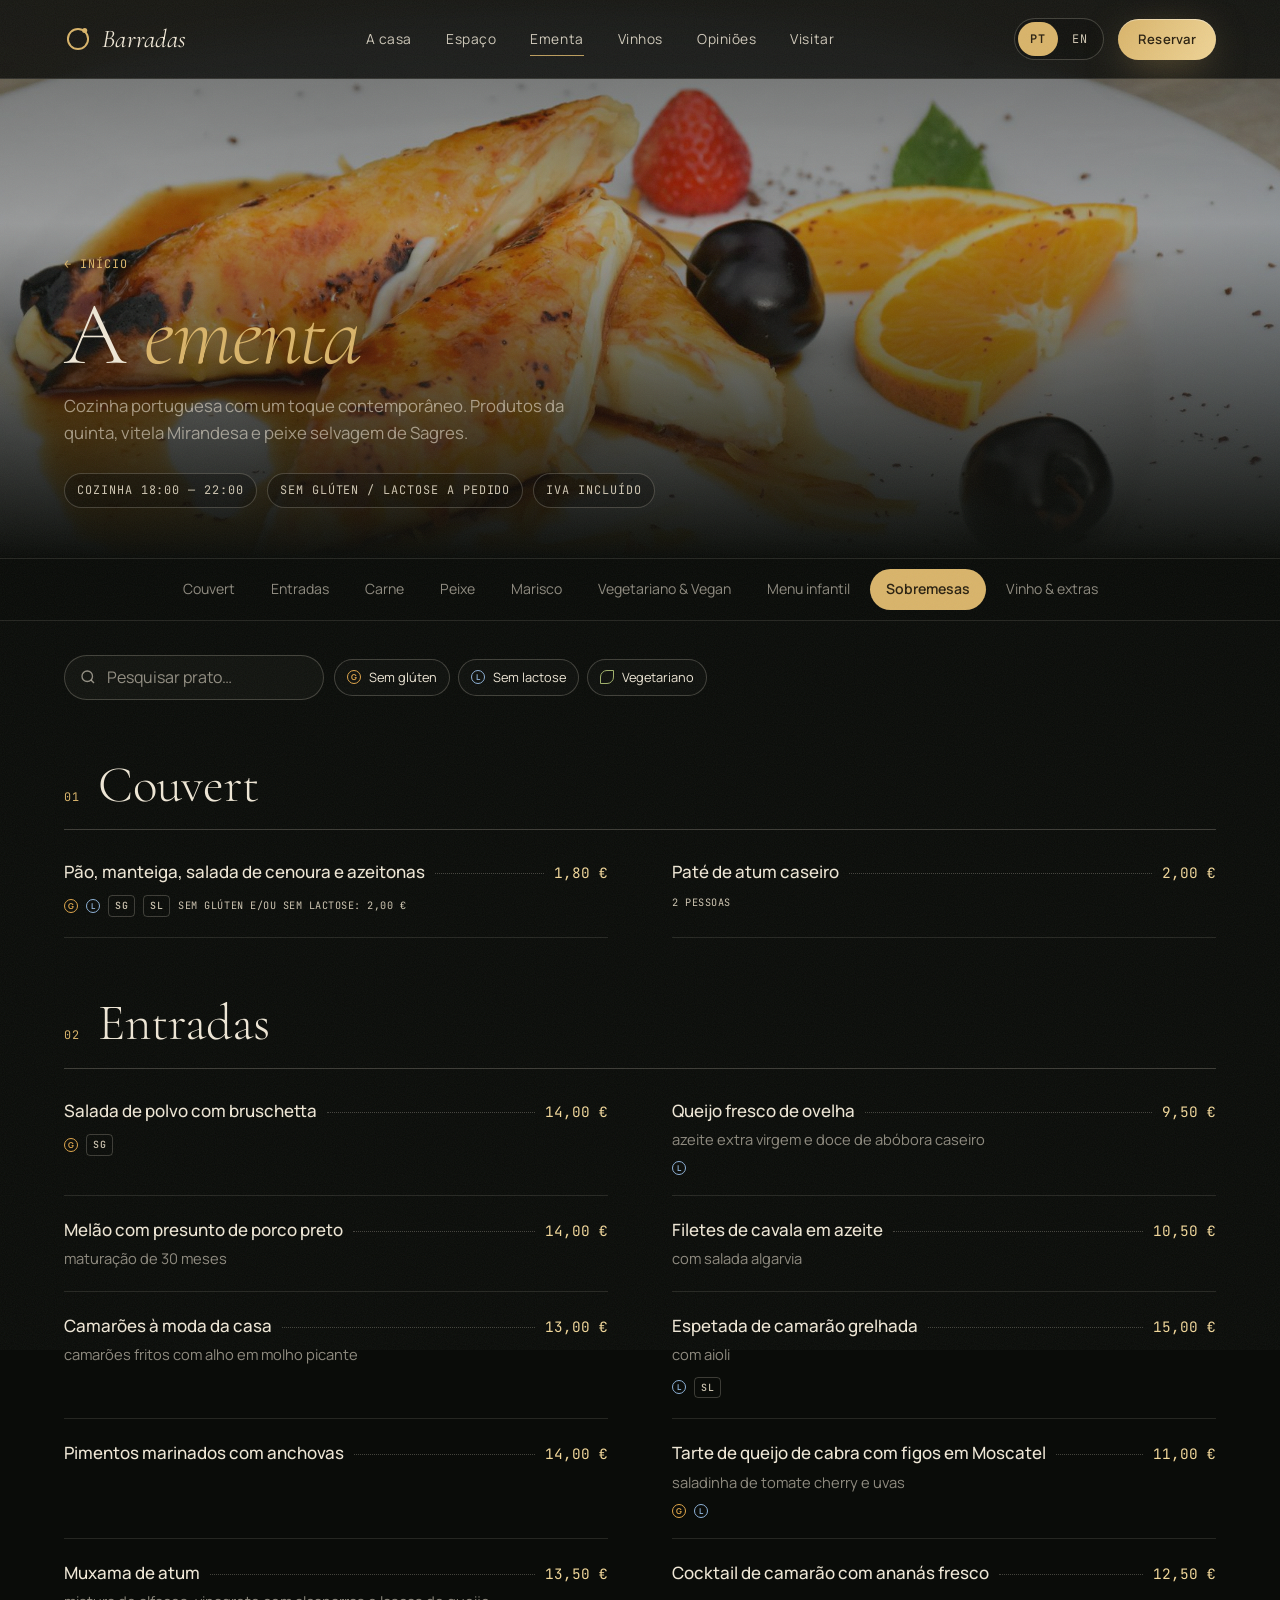
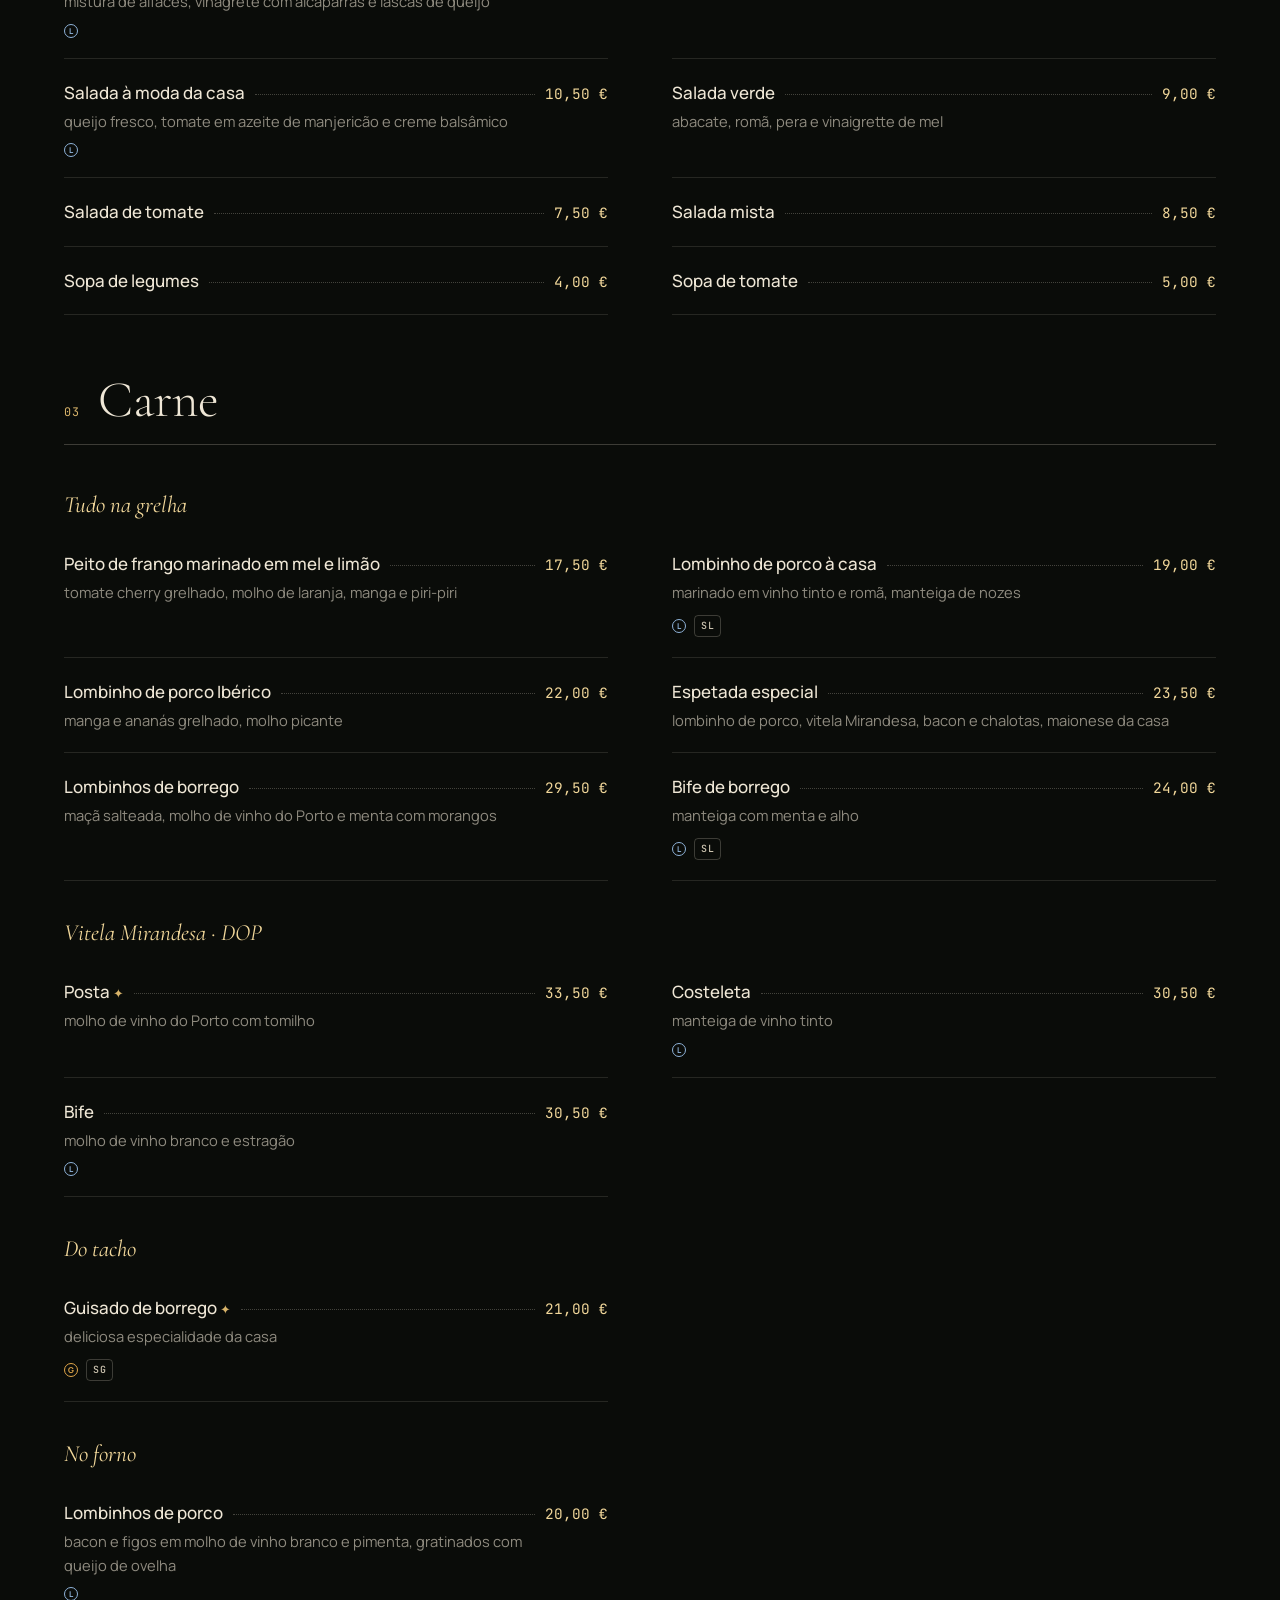
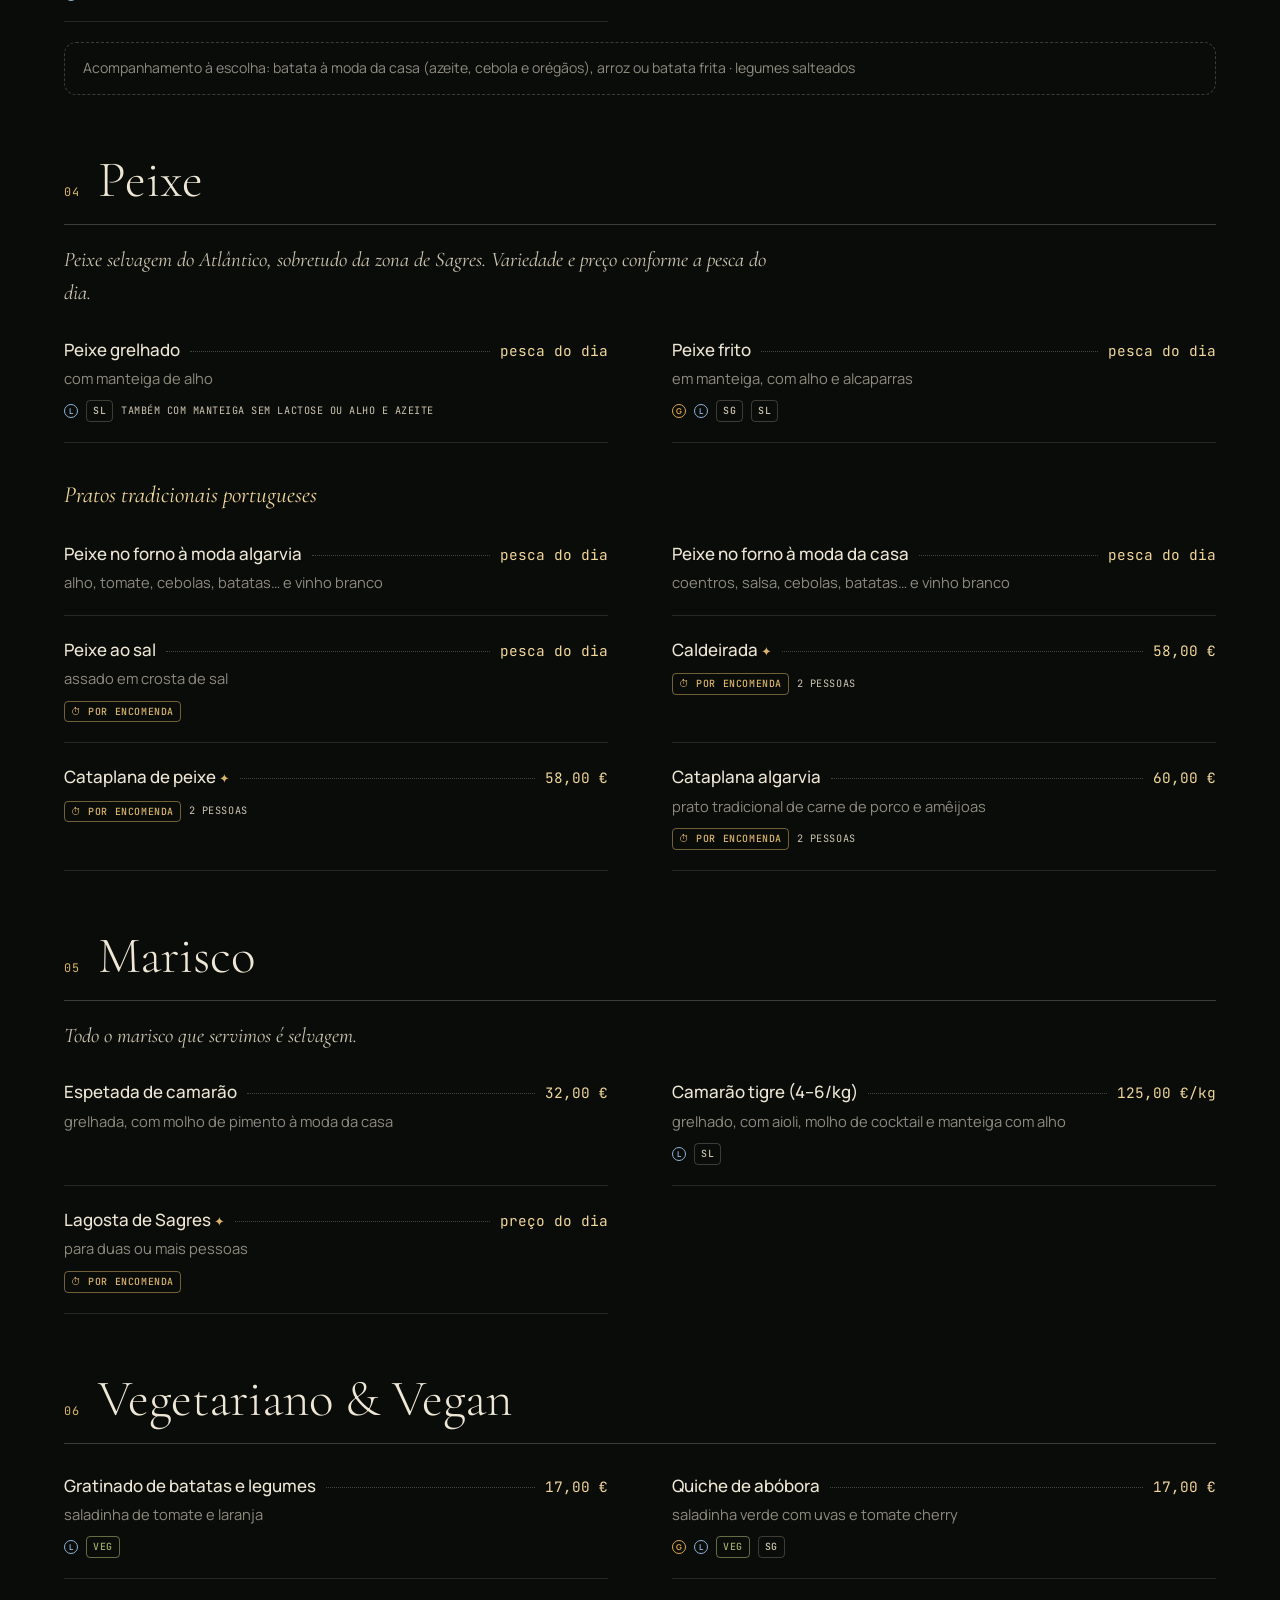
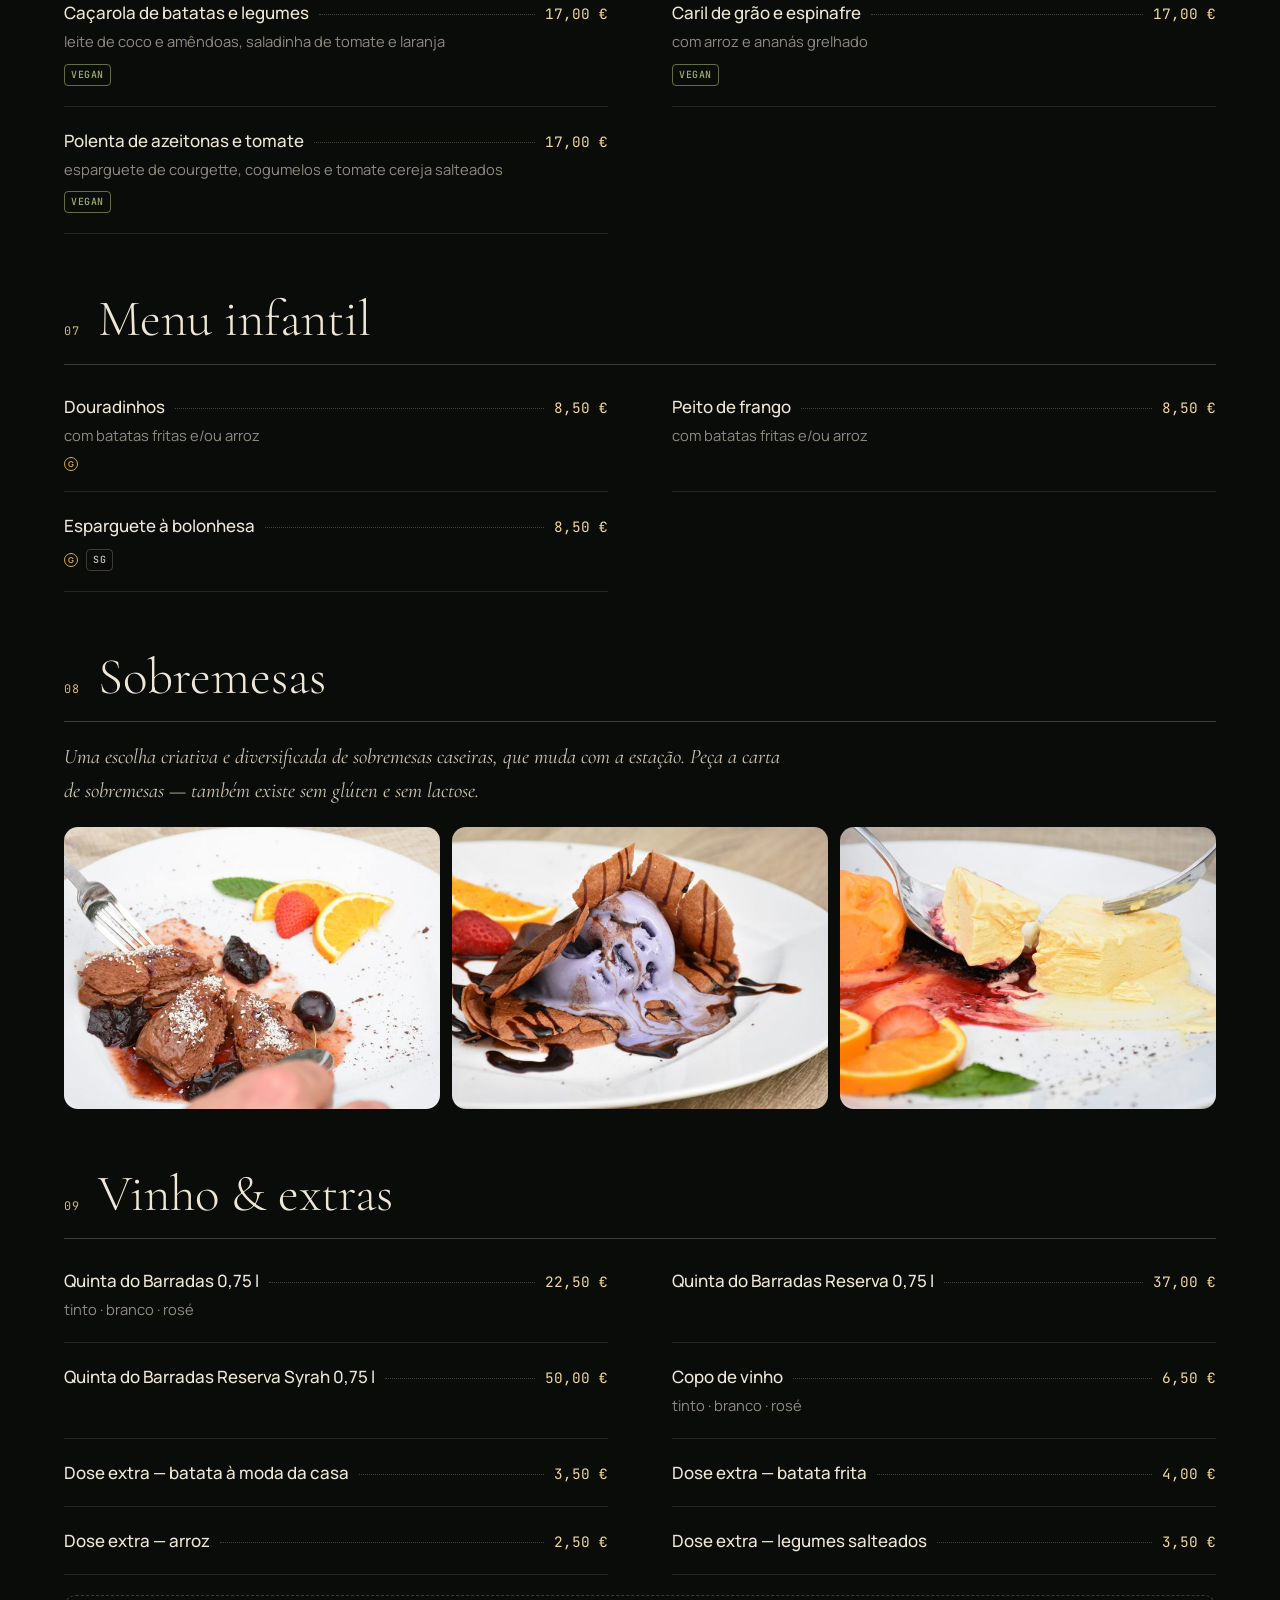
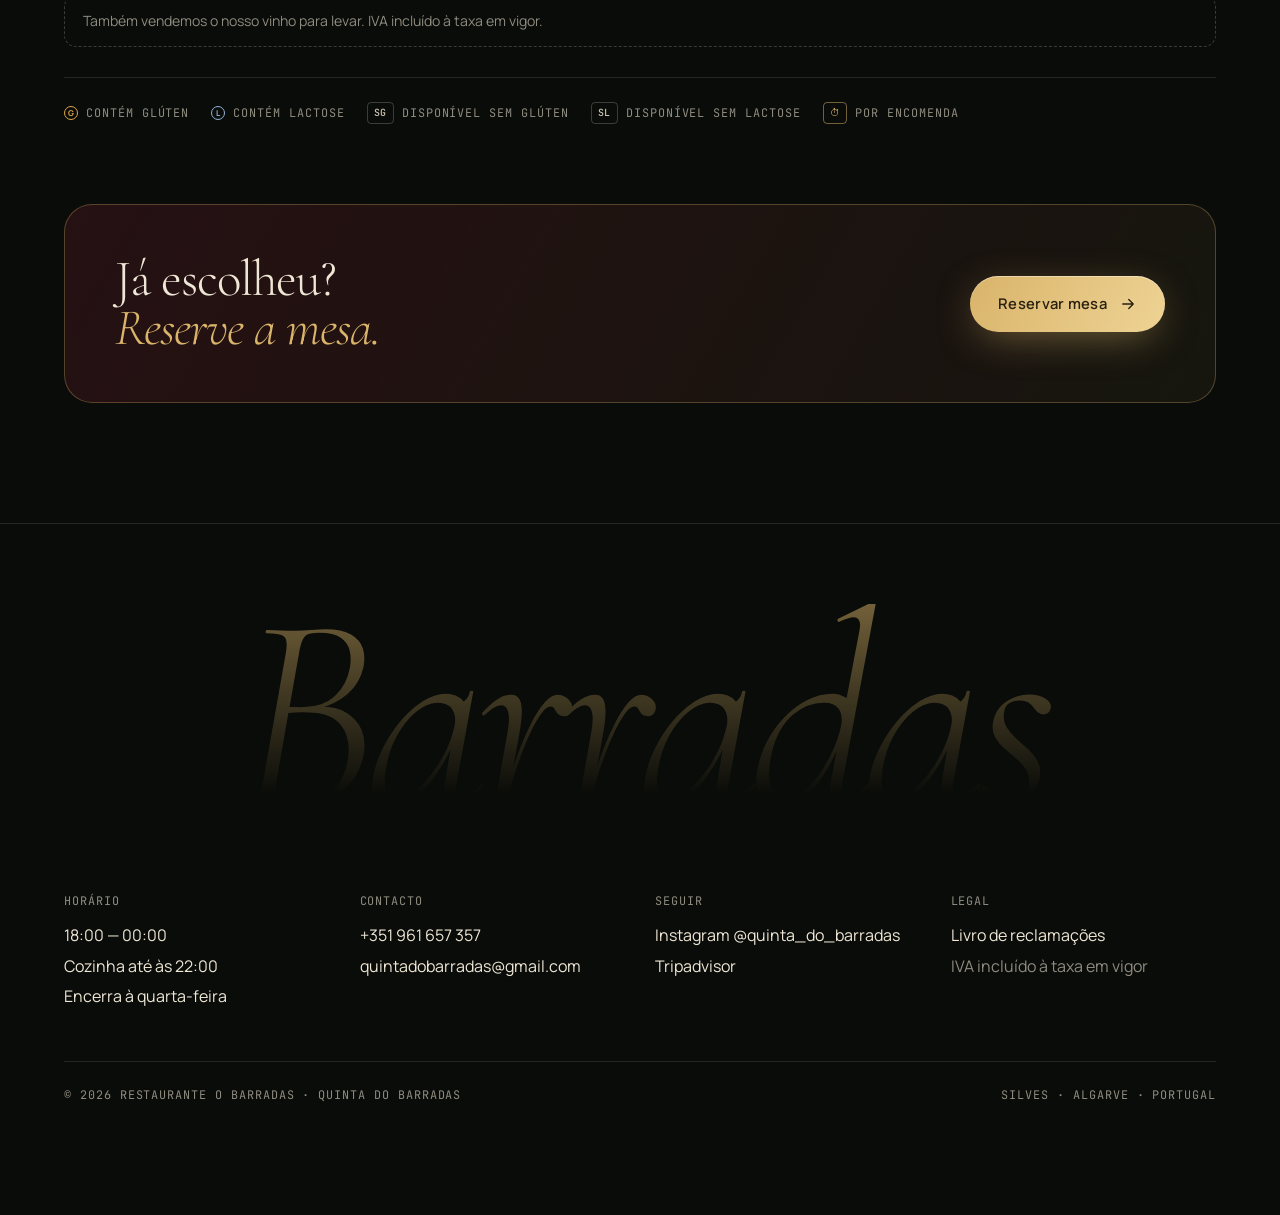
<file: ementa.html>
<!doctype html>
<html lang="pt-PT">
<head>
<meta charset="utf-8">
<meta name="viewport" content="width=device-width, initial-scale=1, viewport-fit=cover">
<title>Ementa — O Barradas · Silves</title>
<meta name="robots" content="noindex, nofollow">
<meta name="description" content="Ementa completa do restaurante O Barradas em Silves: entradas, vitela Mirandesa DOP, peixe selvagem de Sagres, marisco, vegetariano e vegan, menu infantil e vinhos Quinta do Barradas.">
<meta name="theme-color" content="#0a0c09">
<meta property="og:title" content="O Barradas — Restaurante & Quinta · Silves">
<meta property="og:description" content="Jantar sob as árvores, entre laranjais e vinhas. Cozinha portuguesa contemporânea e vinhos da casa premiados.">
<meta property="og:image" content="img/hero-golden.jpg">
<meta property="og:type" content="restaurant">
<link rel="icon" href="data:image/svg+xml,%3Csvg xmlns='http://www.w3.org/2000/svg' viewBox='0 0 64 64'%3E%3Ccircle cx='32' cy='32' r='30' fill='%230a0c09'/%3E%3Ccircle cx='32' cy='32' r='14' fill='none' stroke='%23d9b46a' stroke-width='4'/%3E%3Ccircle cx='42' cy='20' r='5' fill='%23d9b46a'/%3E%3C/svg%3E">
<link rel="preconnect" href="https://fonts.googleapis.com">
<link rel="preconnect" href="https://fonts.gstatic.com" crossorigin>
<link href="https://fonts.googleapis.com/css2?family=Cormorant+Garamond:ital,wght@0,300;0,400;0,500;1,300;1,400;1,500&family=Manrope:wght@300;400;500;600;700&family=JetBrains+Mono:wght@400;500&display=swap" rel="stylesheet">
<link rel="stylesheet" href="css/style.css">
<script type="application/ld+json">
{
  "@context": "https://schema.org",
  "@type": "Restaurant",
  "name": "O Barradas",
  "alternateName": "Restaurante O Barradas · Quinta do Barradas",
  "url": "https://www.obarradas.com/",
  "image": "https://www.obarradas.com/img/hero-golden.jpg",
  "telephone": "+351961657357",
  "email": "quintadobarradas@gmail.com",
  "servesCuisine": ["Portuguesa", "Contemporânea", "Peixe e marisco", "Vegetariana", "Vegan"],
  "priceRange": "€€€",
  "acceptsReservations": "True",
  "hasMenu": "https://www.obarradas.com/#ementa",
  "address": {"@type": "PostalAddress", "streetAddress": "Sítio da Venda Nova", "postalCode": "8300-054", "addressLocality": "Silves", "addressRegion": "Faro", "addressCountry": "PT"},
  "geo": {"@type": "GeoCoordinates", "latitude": 37.1640208, "longitude": -8.4463096},
  "openingHoursSpecification": [{"@type": "OpeningHoursSpecification", "dayOfWeek": ["Monday","Tuesday","Thursday","Friday","Saturday","Sunday"], "opens": "18:00", "closes": "23:59"}],
  "sameAs": ["https://www.instagram.com/quinta_do_barradas/"]
}
</script>
</head>
<body class="page-menu">
<div class="grain" aria-hidden="true"></div>
<div class="cursor" aria-hidden="true"><span></span></div>
<header class="nav" id="nav">
  <a href="index.html#top" class="brand" aria-label="O Barradas — início">
    <svg viewBox="0 0 100 100" class="brand__mark"><circle cx="50" cy="50" r="36" fill="none" stroke="currentColor" stroke-width="7"/><circle cx="74" cy="20" r="9" fill="currentColor"/></svg>
    <span class="brand__name">Barradas</span>
  </a>
  <nav class="nav__links" aria-label="Principal">
    <a href="index.html#sobre" data-sec="sobre" data-i18n="nav.about">A casa</a>
    <a href="index.html#espaco" data-sec="espaco" data-i18n="nav.space">Espaço</a>
    <a href="ementa.html" data-sec="menu-page" data-i18n="nav.menu">Ementa</a>
    <a href="index.html#vinhos" data-sec="vinhos" data-i18n="nav.wine">Vinhos</a>
    <a href="index.html#opinioes" data-sec="opinioes" data-i18n="nav.reviews">Opiniões</a>
    <a href="index.html#visitar" data-sec="visitar" data-i18n="nav.visit">Visitar</a>
  </nav>
  <div class="nav__right">
    <div class="lang" id="langBtn" role="group" aria-label="Idioma / Language"><button type="button" data-l="pt" lang="pt" title="Português">PT</button><button type="button" data-l="en" lang="en" title="English">EN</button></div>
    <a href="index.html#reservar" class="btn btn--gold btn--sm magnetic" data-i18n="cta.book">Reservar</a>
    <button class="burger" id="burger" aria-label="Menu"><span></span><span></span></button>
  </div>
</header>
<div class="drawer" id="drawer">
  <a href="index.html#sobre" data-i18n="nav.about">A casa</a>
  <a href="index.html#espaco" data-i18n="nav.space">Espaço</a>
  <a href="ementa.html" data-i18n="nav.menu">Ementa</a>
  <a href="index.html#vinhos" data-i18n="nav.wine">Vinhos</a>
  <a href="index.html#opinioes" data-i18n="nav.reviews">Opiniões</a>
  <a href="index.html#reservar" data-i18n="cta.book">Reservar</a>
  <a href="index.html#visitar" data-i18n="nav.visit">Visitar</a>
</div>

<main id="top">

<section class="mhero">
  <div class="mhero__media"><img src="img/peixe-grelhado.jpg" alt=""></div>
  <div class="mhero__veil"></div>
  <div class="mhero__content">
    <a href="index.html" class="mono back">← <span data-i18n="m.back">Início</span></a>
    <h1 class="display" data-i18n-html="m.title">A <em>ementa</em></h1>
    <p class="dim" data-i18n="m.sub">Cozinha portuguesa com um toque contemporâneo. Produtos da quinta, vitela Mirandesa e peixe selvagem de Sagres.</p>
    <div class="mhero__meta mono"><span data-i18n="m.m1">Cozinha 18:00 — 22:00</span><span data-i18n="m.m2">Sem glúten / lactose a pedido</span><span data-i18n="m.m3">IVA incluído</span></div>
  </div>
</section>

<div class="mbar" id="mbar">
  <nav class="mtabs" id="menuNav" aria-label="Categorias"></nav>
  </div>

<section class="mlist-wrap">
  <div class="mtools">
    <div class="search search--sm">
      <svg viewBox="0 0 24 24"><circle cx="11" cy="11" r="7"/><path d="m20 20-4-4"/></svg>
      <input id="menuSearch" type="search" placeholder="Pesquisar prato…" data-i18n-ph="menu.search" autocomplete="off">
    </div>
    <div class="chips chips--sm" id="dietChips">
      <button class="chip" data-f="gf"><i class="ic ic--g"></i><span data-i18n="f.gf">Sem glúten</span></button>
      <button class="chip" data-f="lf"><i class="ic ic--l"></i><span data-i18n="f.lf">Sem lactose</span></button>
      <button class="chip" data-f="veg"><i class="ic ic--v"></i><span data-i18n="f.veg">Vegetariano</span></button>
    </div>
  </div>

  <div class="menu__list" id="menuList"></div>
  <div class="legend mono">
    <span><i class="ic ic--g"></i> <span data-i18n="lg.g">contém glúten</span></span>
    <span><i class="ic ic--l"></i> <span data-i18n="lg.l">contém lactose</span></span>
    <span><b class="tag">SG</b> <span data-i18n="lg.sg">disponível sem glúten</span></span>
    <span><b class="tag">SL</b> <span data-i18n="lg.sl">disponível sem lactose</span></span>
    <span><b class="tag tag--o">⏱</b> <span data-i18n="lg.o">por encomenda</span></span>
  </div>
  <div class="mcta">
    <div><h3 class="display" data-i18n-html="m.cta">Já escolheu?<br><em>Reserve a mesa.</em></h3></div>
    <a href="index.html#reservar" class="btn btn--gold magnetic"><span data-i18n="cta.table">Reservar mesa</span><svg viewBox="0 0 24 24"><path d="M5 12h14M13 6l6 6-6 6"/></svg></a>
  </div>
</section>

</main>
<!-- ===== Booking sheet (todas as páginas) ===== -->
<div class="sheet" id="bookSheet" role="dialog" aria-modal="true" aria-labelledby="sheetTitle" hidden>
  <div class="sheet__backdrop" data-close-sheet></div>
  <div class="sheet__panel" tabindex="-1">
    <div class="sheet__grab" data-grab><span></span></div>
    <div class="sheet__head">
      <div><p class="mono gold" data-i18n="sheet.k">Reservas</p><h2 id="sheetTitle" data-i18n="sheet.t">Reservar mesa</h2></div>
      <button class="sheet__x" data-close-sheet aria-label="Fechar">✕</button>
    </div>
    <form class="console" id="bookForm" novalidate>
      <div class="console__top mono">
        <span><i class="pulse"></i> <span data-i18n="book.console">Pedido de reserva</span></span>
        <span class="seg" id="bookType">
          <button type="button" class="is-on" data-t="dinner" data-i18n="book.dinner">Jantar</button>
          <button type="button" data-t="tasting" data-i18n="book.tasting">Prova de vinhos</button>
        </span>
      </div>

      <div class="field">
        <label class="mono" data-i18n="book.people">Pessoas</label>
        <div class="stepper">
          <button type="button" data-step="-1" aria-label="menos">−</button>
          <output id="pax">2</output>
          <button type="button" data-step="1" aria-label="mais">+</button>
        </div>
      </div>

      <div class="field">
        <label class="mono" data-i18n="book.date">Data</label>
        <div class="days" id="days"></div>
      </div>

      <div class="field">
        <label class="mono" data-i18n="book.time">Hora</label>
        <div class="slots" id="slots"></div>
      </div>

      <div class="field field--row">
        <div><label class="mono" for="bName" data-i18n="book.name">Nome</label><input id="bName" required autocomplete="name"></div>
        <div><label class="mono" for="bPhone" data-i18n="book.phone">Telemóvel</label><input id="bPhone" type="tel" inputmode="tel" required autocomplete="tel"></div>
      </div>
      <div class="field">
        <label class="mono" data-i18n="book.prefs">Preferências</label>
        <div class="chips chips--sm" id="prefs">
          <button type="button" class="chip" data-p="esplanada" data-i18n="pref.out">Esplanada</button>
          <button type="button" class="chip" data-p="sala" data-i18n="pref.in">Sala interior</button>
          <button type="button" class="chip" data-p="sem glúten" data-i18n="f.gf">Sem glúten</button>
          <button type="button" class="chip" data-p="sem lactose" data-i18n="f.lf">Sem lactose</button>
          <button type="button" class="chip" data-p="criança" data-i18n="pref.kid">Com crianças</button>
          <button type="button" class="chip" data-p="celebração" data-i18n="pref.cel">Celebração</button>
        </div>
        <textarea id="bNotes" rows="2" placeholder="Pedido especial: lagosta de Sagres, cataplana, peixe ao sal…" data-i18n-ph="book.notes"></textarea>
      </div>

      <div class="console__summary mono" id="summary"></div>
      <div class="console__actions sheet__foot">
        <button type="submit" class="btn btn--gold btn--block magnetic" data-via="wa">
          <svg viewBox="0 0 24 24"><path d="M12 3a9 9 0 0 0-7.7 13.6L3 21l4.5-1.2A9 9 0 1 0 12 3z"/></svg>
          <span data-i18n="book.wa">Enviar por WhatsApp</span>
        </button>
        <button type="submit" class="btn btn--ghost btn--block" data-via="mail" data-i18n="book.mail">Enviar por email</button>
      </div>
      <p class="console__err mono" id="bookErr" role="alert"></p>
    </form>
    <div class="sheet__alt">
      <a href="https://wa.me/351961657357" target="_blank" rel="noopener" class="mini"><svg viewBox="0 0 24 24"><path d="M12 3a9 9 0 0 0-7.7 13.6L3 21l4.5-1.2A9 9 0 1 0 12 3z"/></svg><span data-i18n="alt.wa">WhatsApp</span></a>
      <a href="tel:+351961657357" class="mini"><svg viewBox="0 0 24 24"><path d="M5 4h4l2 5-2.5 1.5a11 11 0 0 0 5 5L15 13l5 2v4a2 2 0 0 1-2 2A16 16 0 0 1 3 6a2 2 0 0 1 2-2"/></svg><span data-i18n="alt.call">Ligar</span></a>
      <a href="#" class="mini" data-thefork><svg viewBox="0 0 32 32"><circle cx="16" cy="16" r="15" fill="#00665C"/><path d="M11 8v7a3 3 0 0 0 2 2.8V24h2v-6.2A3 3 0 0 0 17 15V8h-1.5v6h-1V8h-1v6h-1V8zM21 8c-1.7 0-3 2.2-3 5v3h1.5v8h2V8z" fill="#fff"/></svg><span>TheFork</span></a>
    </div>
  </div>
</div>
  <div class="sent" id="sent" hidden>
    <div class="sent__box">
      <svg viewBox="0 0 52 52" class="check"><circle cx="26" cy="26" r="24"/><path d="M15 27l7 7 15-16"/></svg>
      <h3 data-i18n="sent.t">Pedido preparado</h3>
      <p class="dim" data-i18n="sent.d">Envie a mensagem que abrimos para si. A reserva fica confirmada quando lhe respondermos.</p>
      <div class="sent__actions">
        <a class="btn btn--ghost" id="icsBtn" download="barradas.ics" data-i18n="sent.cal">Adicionar ao calendário</a>
        <button class="btn btn--gold" id="sentClose" data-i18n="sent.ok">Feito</button>
      </div>
    </div>
  </div>
<!-- ===== Footer ===== -->
<footer class="foot">
  <div class="foot__big" aria-hidden="true">Barradas</div>
  <div class="foot__grid">
    <div>
      <p class="mono dim" data-i18n="foot.hours">Horário</p>
      <p data-i18n-html="foot.hoursv">18:00 — 00:00<br>Cozinha até às 22:00<br>Encerra à quarta-feira</p>
    </div>
    <div>
      <p class="mono dim" data-i18n="foot.contact">Contacto</p>
      <p><a href="tel:+351961657357">+351 961 657 357</a><br><a href="mailto:quintadobarradas@gmail.com">quintadobarradas@gmail.com</a></p>
    </div>
    <div>
      <p class="mono dim" data-i18n="foot.follow">Seguir</p>
      <p><a href="https://www.instagram.com/quinta_do_barradas/" target="_blank" rel="noopener">Instagram @quinta_do_barradas</a><br><a id="fTrip" target="_blank" rel="noopener">Tripadvisor</a></p>
    </div>
    <div>
      <p class="mono dim">Legal</p>
      <p><a href="https://www.livroreclamacoes.pt/" target="_blank" rel="noopener" data-i18n="foot.complaints">Livro de reclamações</a><br><span class="dim" data-i18n="foot.vat">IVA incluído à taxa em vigor</span></p>
    </div>
  </div>
  <div class="foot__base mono dim"><span>© <span id="yr"></span> Restaurante O Barradas · Quinta do Barradas</span><span>Silves · Algarve · Portugal</span></div>
</footer>

<!-- Mobile dock -->
<nav class="dock" aria-label="Ações rápidas">
  <a href="tel:+351961657357"><svg viewBox="0 0 24 24"><path d="M5 4h4l2 5-2.5 1.5a11 11 0 0 0 5 5L15 13l5 2v4a2 2 0 0 1-2 2A16 16 0 0 1 3 6a2 2 0 0 1 2-2"/></svg><span data-i18n="dock.call">Ligar</span></a>
  <a href="index.html#reservar" class="dock__main"><span data-i18n="cta.book">Reservar</span></a>
  <a id="dockRoute" target="_blank" rel="noopener"><svg viewBox="0 0 24 24"><path d="M12 21s-7-6.2-7-11a7 7 0 0 1 14 0c0 4.8-7 11-7 11z"/><circle cx="12" cy="10" r="2.5"/></svg><span data-i18n="dock.go">Ir</span></a>
</nav>

<!-- Lightbox -->
<div class="lightbox" id="lightbox" hidden>
  <button class="lb__close" aria-label="Fechar">✕</button>
  <button class="lb__nav lb__prev" aria-label="Anterior">←</button>
  <img alt="">
  <button class="lb__nav lb__next" aria-label="Seguinte">→</button>
  <span class="lb__count mono"></span>
</div>

<!-- TheFork modal -->
<div class="modal" id="tfModal" hidden>
  <div class="modal__box">
    <svg viewBox="0 0 32 32" class="tf tf--lg"><circle cx="16" cy="16" r="15" fill="#00665C"/><path d="M11 8v7a3 3 0 0 0 2 2.8V24h2v-6.2A3 3 0 0 0 17 15V8h-1.5v6h-1V8h-1v6h-1V8zM21 8c-1.7 0-3 2.2-3 5v3h1.5v8h2V8z" fill="#fff"/></svg>
    <h3 data-i18n="tf.t">Em breve no TheFork</h3>
    <p class="dim" data-i18n="tf.d">As reservas pelo TheFork estão a ser ativadas. Até lá, reserve em segundos por WhatsApp ou telefone.</p>
    <div class="sent__actions">
      <a href="index.html#reservar" class="btn btn--gold" data-close data-i18n="tf.ok">Reservar aqui</a>
      <button class="btn btn--ghost" data-close data-i18n="tf.x">Fechar</button>
    </div>
  </div>
</div>

<div class="langtip" id="langTip" hidden role="dialog" aria-label="Language"><span lang="en">Prefer English?</span><button type="button" class="langtip__go" data-l="en" lang="en">Switch to English</button><button type="button" class="langtip__x" aria-label="Fechar / Close">×</button></div>
<script src="js/data.js"></script>
<script src="js/i18n.js"></script>
<script src="js/app.js"></script>

</body>

</html>
</file>
<file: css/style.css>
/* ==========================================================
   O Barradas — "Noite no Pomar"
   ========================================================== */
:root{
  --ink:#0a0c09; --ink-2:#11140f; --ink-3:#181c15; --line:rgba(239,231,214,.12); --line-2:rgba(239,231,214,.22);
  --cream:#efe7d6; --cream-2:#cfc6b2; --dim:rgba(239,231,214,.58);
  --gold:#d9b46a; --gold-2:#f1d79a; --gold-ink:#2a2110; --wine:#8c2236; --olive:#6f7b4a; --leaf:#9fb06a;
  --serif:'Cormorant Garamond',Georgia,serif; --sans:'Manrope',system-ui,sans-serif; --mono:'JetBrains Mono',ui-monospace,monospace;
  --pad:clamp(20px,5vw,72px); --r:18px; --ease:cubic-bezier(.2,.7,.1,1); --ease-io:cubic-bezier(.7,0,.2,1);
}
*{box-sizing:border-box;margin:0;padding:0}
html{scroll-behavior:smooth;-webkit-text-size-adjust:100%}
body{background:var(--ink);color:var(--cream);font-family:var(--sans);font-size:16px;line-height:1.6;overflow-x:hidden;-webkit-font-smoothing:antialiased}
body.is-loading{overflow:hidden}
img{display:block;max-width:100%}
a{color:inherit;text-decoration:none}
button{font:inherit;color:inherit;background:none;border:0;cursor:pointer}
input,textarea{font:inherit;color:inherit}
::selection{background:var(--gold);color:var(--ink)}
.mono{font-family:var(--mono);font-size:.74rem;letter-spacing:.08em;text-transform:uppercase}
.dim{color:var(--dim)} .gold{color:var(--gold)}
.display{font-family:var(--serif);font-weight:300;font-size:clamp(2.8rem,7vw,6.4rem);line-height:.95;letter-spacing:-.02em}
.display em{font-style:italic;color:var(--gold)}
.label{display:flex;gap:14px;align-items:center;color:var(--dim);margin-bottom:28px}
.label span:first-child{color:var(--gold)}
.label::after{content:"";flex:0 0 60px;height:1px;background:var(--line-2)}
.script{font-family:var(--serif);font-style:italic;font-size:2rem;color:var(--gold-2)}
section{position:relative}

/* grain + cursor */
.grain{position:fixed;inset:-50%;z-index:90;pointer-events:none;opacity:.06;background-image:url("data:image/svg+xml,%3Csvg xmlns='http://www.w3.org/2000/svg' width='160' height='160'%3E%3Cfilter id='n'%3E%3CfeTurbulence type='fractalNoise' baseFrequency='.9' numOctaves='3' stitchTiles='stitch'/%3E%3C/filter%3E%3Crect width='100%25' height='100%25' filter='url(%23n)'/%3E%3C/svg%3E");animation:grain 1.2s steps(6) infinite}
@keyframes grain{0%{transform:translate(0,0)}20%{transform:translate(-3%,2%)}40%{transform:translate(2%,-4%)}60%{transform:translate(-4%,-1%)}80%{transform:translate(3%,3%)}}
.cursor{position:fixed;left:0;top:0;z-index:95;pointer-events:none;mix-blend-mode:difference;display:none;opacity:0;transition:opacity .3s}.cursor.is-live{opacity:1}
.cursor span{display:block;width:34px;height:34px;margin:-17px 0 0 -17px;border:1px solid #fff;border-radius:50%;transition:width .35s var(--ease),height .35s var(--ease),margin .35s var(--ease),background .35s}
.cursor.is-hover span{width:70px;height:70px;margin:-35px 0 0 -35px;background:#fff}
@media (hover:hover) and (pointer:fine){.cursor{display:block}}

/* loader */
.loader{position:fixed;inset:0;z-index:100;background:var(--ink);display:grid;place-items:center;align-content:center;gap:22px;transition:clip-path 1.1s var(--ease-io)}
.loader.is-done{clip-path:inset(0 0 100% 0)}
.loader__mark svg{width:84px;height:84px}
.loader__mark .ring{fill:none;stroke:var(--gold);stroke-width:5;stroke-dasharray:252;stroke-dashoffset:252;animation:draw 1.4s var(--ease) forwards}
.loader__mark .dot{fill:var(--gold);transform-origin:72px 22px;transform:scale(0);animation:pop .5s .9s var(--ease) forwards}
@keyframes draw{to{stroke-dashoffset:0}} @keyframes pop{to{transform:scale(1)}}
.loader__word{font-family:var(--serif);font-style:italic;font-size:2.4rem;letter-spacing:.02em}
.loader__meta{display:flex;gap:28px;color:var(--dim)}

/* nav */
.nav{position:fixed;inset:0 0 auto;z-index:60;display:flex;align-items:center;justify-content:space-between;padding:18px var(--pad);transition:background .5s,padding .5s,transform .5s var(--ease)}
.nav.is-solid{background:rgba(10,12,9,.72);backdrop-filter:blur(18px) saturate(1.3);-webkit-backdrop-filter:blur(18px) saturate(1.3);padding-top:12px;padding-bottom:12px;border-bottom:1px solid var(--line)}
.nav.is-hidden{transform:translateY(-100%)}
.brand{display:flex;align-items:center;gap:10px;color:var(--cream)}
.brand__mark{width:28px;height:28px;color:var(--gold)}
.brand__name{font-family:var(--serif);font-size:1.6rem;font-style:italic;letter-spacing:.01em}
.nav__links{display:flex;gap:34px}
.nav__links a{font-size:.86rem;letter-spacing:.04em;position:relative;opacity:.85}
.nav__links a::after{content:"";position:absolute;left:0;right:0;bottom:-6px;height:1px;background:var(--gold);transform:scaleX(0);transform-origin:right;transition:transform .5s var(--ease)}
.nav__links a:hover::after,.nav__links a.is-active::after{transform:scaleX(1);transform-origin:left}
.nav__right{display:flex;gap:14px;align-items:center}
.lang{display:flex;align-items:center;gap:2px;padding:3px;border:1px solid var(--line-2);border-radius:99px;background:rgba(10,12,9,.35)}
.lang button{font-family:var(--mono);font-size:.74rem;letter-spacing:.1em;min-width:40px;height:34px;padding:0 10px;border-radius:99px;color:var(--cream-2);transition:background .3s,color .3s}
.lang button:hover{color:var(--cream)}
.lang button.is-on{background:var(--gold);color:var(--gold-ink);font-weight:600}
.langtip{position:fixed;z-index:70;left:50%;bottom:28px;transform:translate(-50%,20px);opacity:0;display:flex;align-items:center;gap:10px;padding:8px 8px 8px 18px;border-radius:99px;border:1px solid rgba(217,180,106,.4);background:rgba(16,19,14,.94);backdrop-filter:blur(14px);-webkit-backdrop-filter:blur(14px);box-shadow:0 20px 60px -20px rgba(0,0,0,.9);font-size:.9rem;white-space:nowrap;transition:opacity .4s,transform .4s var(--ease)}
.langtip.is-on{opacity:1;transform:translate(-50%,0)}
.langtip__go{background:var(--gold);color:var(--gold-ink);font-weight:600;padding:9px 16px;border-radius:99px;min-height:40px}
.langtip__x{width:40px;height:40px;border-radius:50%;font-size:1.3rem;color:var(--dim)}
@media (max-width:900px){.langtip{bottom:calc(96px + env(safe-area-inset-bottom));font-size:.82rem}.lang button{min-width:38px;height:32px;padding:0 8px}}
.burger{display:none;width:42px;height:42px;border:1px solid var(--line-2);border-radius:50%;position:relative}
.burger span{position:absolute;left:12px;right:12px;height:1px;background:var(--cream);transition:transform .4s var(--ease)}
.burger span:first-child{top:17px} .burger span:last-child{top:24px}
.burger.is-open span:first-child{transform:translateY(3.5px) rotate(45deg)} .burger.is-open span:last-child{transform:translateY(-3.5px) rotate(-45deg)}
.drawer{position:fixed;inset:0;z-index:55;background:rgba(10,12,9,.96);backdrop-filter:blur(10px);display:flex;flex-direction:column;justify-content:center;padding:0 var(--pad);gap:6px;clip-path:circle(0 at calc(100% - 40px) 40px);transition:clip-path .8s var(--ease-io)}
.drawer.is-open{clip-path:circle(150% at calc(100% - 40px) 40px)}
.drawer a{font-family:var(--serif);font-size:clamp(2.4rem,11vw,4rem);font-style:italic;font-weight:300;line-height:1.15}

/* buttons */
.btn{display:inline-flex;align-items:center;justify-content:center;gap:12px;padding:16px 28px;border-radius:99px;font-weight:600;font-size:.92rem;letter-spacing:.02em;position:relative;overflow:hidden;isolation:isolate;transition:transform .4s var(--ease),box-shadow .4s,background .3s,color .3s;white-space:nowrap}
.btn svg{width:18px;height:18px;fill:none;stroke:currentColor;stroke-width:1.8;stroke-linecap:round;stroke-linejoin:round}
.btn--gold{background:linear-gradient(120deg,var(--gold),var(--gold-2) 60%,var(--gold));background-size:200% 100%;color:var(--gold-ink);box-shadow:0 10px 40px -10px rgba(217,180,106,.55),inset 0 1px 0 rgba(255,255,255,.4)}
.btn--gold:hover{background-position:100% 0;box-shadow:0 16px 60px -12px rgba(217,180,106,.8),inset 0 1px 0 rgba(255,255,255,.4)}
.btn--ghost{border:1px solid var(--line-2);background:rgba(239,231,214,.04);backdrop-filter:blur(8px)}
.btn--ghost:hover{border-color:var(--gold);color:var(--gold-2)}
.btn--sm{padding:10px 20px;font-size:.82rem}
.btn--block{width:100%}

/* ===== HERO ===== */
.hero{height:100svh;min-height:620px;display:flex;flex-direction:column;justify-content:flex-end;overflow:hidden}
.hero__media{position:absolute;inset:0;overflow:hidden}
.hero__media img{width:100%;height:115%;object-fit:cover;object-position:50% 78%;transform:scale(1.15);filter:saturate(1.1) contrast(1.05);animation:kb 22s ease-out forwards;will-change:transform}
@keyframes kb{to{transform:scale(1.02)}}
.hero__fx{position:absolute;inset:0;width:100%;height:100%;mix-blend-mode:screen}
.hero__veil{position:absolute;inset:0;background:
  linear-gradient(90deg,rgba(14,11,6,.72) 0%,rgba(14,11,6,.42) 38%,rgba(14,11,6,.05) 68%,rgba(14,11,6,0) 100%),
  linear-gradient(180deg,rgba(10,12,9,.6) 0%,rgba(10,12,9,0) 22%,rgba(10,12,9,0) 50%,rgba(10,12,9,.55) 80%,rgba(10,12,9,.97) 100%),
  linear-gradient(200deg,rgba(255,170,80,.14),rgba(255,170,80,0) 50%)}
.hud{position:absolute;left:var(--pad);right:var(--pad);display:flex;gap:10px;flex-wrap:wrap;z-index:3}
.hud--top{top:96px}
.hud__item{display:inline-flex;align-items:center;gap:8px;padding:8px 14px;border:1px solid var(--line-2);border-radius:99px;background:rgba(10,12,9,.35);backdrop-filter:blur(10px);-webkit-backdrop-filter:blur(10px);color:var(--cream-2)}
.hud__item b{font-weight:500;color:var(--cream)}
.pulse{width:8px;height:8px;border-radius:50%;background:var(--leaf);box-shadow:0 0 0 0 rgba(159,176,106,.7);animation:pulse 2s infinite;display:inline-block}
.pulse.is-off{background:#c2654f;box-shadow:0 0 0 0 rgba(194,101,79,.7)}
@keyframes pulse{70%{box-shadow:0 0 0 10px rgba(159,176,106,0)}100%{box-shadow:0 0 0 0 rgba(159,176,106,0)}}
.hero__content{position:relative;z-index:3;padding:0 var(--pad) 40px;max-width:1500px}
.eyebrow{color:var(--gold-2);margin-bottom:14px}
.hero__title{font-family:var(--serif);font-weight:300;line-height:.8;letter-spacing:-.035em;font-size:clamp(5rem,19vw,19rem);display:flex;align-items:flex-start;gap:.06em;margin-left:-.05em}
.hero__o{font-style:italic;font-size:.32em;color:var(--gold);margin-top:.18em;opacity:0;transform:translateY(20px);transition:all 1s .3s var(--ease)}
.is-ready .hero__o{opacity:1;transform:none}
.split{display:inline-flex;overflow:hidden;padding-bottom:.08em}
.split .ch{display:inline-block;transform:translateY(105%) rotate(6deg);transition:transform 1.3s var(--ease);background:linear-gradient(180deg,#fff7e6,var(--cream) 50%,#c8b98f);-webkit-background-clip:text;background-clip:text;color:transparent}
.is-ready .split .ch{transform:none}
.hero__lead{max-width:540px;font-size:clamp(1rem,1.3vw,1.15rem);color:var(--cream-2);margin:22px 0 30px}
.hero__ctas{display:flex;gap:12px;flex-wrap:wrap}
.hero__foot{position:relative;z-index:3;display:flex;justify-content:space-between;align-items:center;padding:20px var(--pad) 26px;border-top:1px solid var(--line);color:var(--dim)}
.scrollcue{width:26px;height:42px;border:1px solid var(--line-2);border-radius:20px;position:relative}
.scrollcue span{position:absolute;left:50%;top:8px;width:3px;height:8px;margin-left:-1.5px;border-radius:2px;background:var(--gold);animation:cue 1.8s infinite}
@keyframes cue{0%{opacity:0;transform:translateY(0)}30%{opacity:1}100%{opacity:0;transform:translateY(16px)}}
.reveal-up{opacity:0;transform:translateY(24px);transition:opacity 1s var(--ease),transform 1s var(--ease)}
.is-ready .reveal-up{opacity:1;transform:none}
.is-ready .hero__lead{transition-delay:.55s}.is-ready .hero__ctas{transition-delay:.7s}

/* marquee */
.marquee{border-block:1px solid var(--line);overflow:hidden;padding:18px 0;background:var(--ink-2)}
.marquee__track{display:flex;gap:34px;width:max-content;animation:mq 40s linear infinite;font-family:var(--serif);font-style:italic;font-size:1.6rem;color:var(--cream-2)}
.marquee__track b{color:var(--gold);font-style:normal;font-size:1rem;align-self:center}
@keyframes mq{to{transform:translateX(-50%)}}

/* manifesto */
.manifesto{padding:clamp(100px,16vw,220px) var(--pad);max-width:1400px;margin:0 auto}
.manifesto__text{font-family:var(--serif);font-weight:300;font-size:clamp(1.9rem,4.2vw,4rem);line-height:1.12;letter-spacing:-.01em}
.manifesto__text .w{color:rgba(239,231,214,.14);transition:color .4s}
.manifesto__text .w.on{color:var(--cream)}
.manifesto__text .w.hl.on{color:var(--gold-2);font-style:italic}
.manifesto__sign{display:flex;align-items:baseline;gap:18px;margin-top:48px}

/* terra (horizontal) */
.terra{height:520vh;background:var(--ink-2)}
.terra__sticky{position:sticky;top:0;height:100svh;overflow:hidden;display:flex;flex-direction:column;justify-content:center}
.terra__head{display:flex;justify-content:space-between;align-items:center;padding:0 var(--pad);position:absolute;top:100px;left:0;right:0}
.terra__head .label{margin:0}
.terra__progress{width:min(240px,30vw);height:1px;background:var(--line-2);position:relative}
.terra__progress i{position:absolute;left:0;top:-1px;height:3px;width:0;background:var(--gold);box-shadow:0 0 12px var(--gold)}
.terra__track{display:flex;gap:clamp(20px,3vw,48px);padding:0 var(--pad);will-change:transform;align-items:center;margin-top:40px}
.panel{flex:0 0 auto;width:min(78vw,520px);display:flex;flex-direction:column;gap:24px}
.panel--intro{width:min(84vw,560px);justify-content:center}
.panel--intro p{color:var(--dim);max-width:380px}
.panel__img{aspect-ratio:4/5;max-height:56vh;border-radius:var(--r);overflow:hidden;position:relative;background:var(--ink-3)}
.panel__img img{width:100%;height:100%;object-fit:cover;transform:scale(1.15);transition:transform 1.4s var(--ease)}
.panel:hover .panel__img img{transform:scale(1.05)}
.panel__img--type{display:flex;flex-direction:column;justify-content:space-between;padding:28px;background:radial-gradient(120% 90% at 20% 10%,#3a2a12,#14110b 60%);border:1px solid rgba(217,180,106,.25)}
.bigtype{font-family:var(--serif);font-style:italic;font-weight:300;font-size:clamp(6rem,14vw,11rem);line-height:.8;color:var(--gold);text-shadow:0 0 60px rgba(217,180,106,.35)}
.panel__img--type .mono{color:var(--dim)}
.panel__txt{display:grid;grid-template-columns:44px 1fr;gap:4px 10px}
.panel__n{color:var(--gold);grid-row:span 2;padding-top:10px}
.panel__txt h3{font-family:var(--serif);font-weight:400;font-size:2rem;line-height:1.1}
.panel__txt p{color:var(--dim);font-size:.95rem;max-width:400px}

/* ===== shared heads ===== */
.sec-head{max-width:1500px;margin:0 auto 54px}
.sec-head--center{text-align:center}
.label--center{justify-content:center}
.label--center::before{content:"";flex:0 0 60px;height:1px;background:var(--line-2)}
.chip{white-space:nowrap}
.search{display:flex;align-items:center;gap:10px;padding:12px 18px;border:1px solid var(--line-2);border-radius:99px;background:rgba(239,231,214,.03);transition:border-color .3s,box-shadow .3s}
.search:focus-within{border-color:var(--gold);box-shadow:0 0 0 4px rgba(217,180,106,.12)}
.search svg{width:18px;height:18px;fill:none;stroke:var(--dim);stroke-width:1.8;flex:0 0 auto}
.search input{flex:1;background:none;border:0;outline:0;min-width:0}
.search input::placeholder{color:var(--dim)}
.search--sm{padding:9px 14px;width:220px}
.chips{display:flex;flex-wrap:wrap;gap:8px}
.chip{display:inline-flex;align-items:center;gap:8px;padding:9px 15px;border:1px solid var(--line-2);border-radius:99px;font-size:.84rem;transition:all .3s var(--ease);background:rgba(239,231,214,.02)}
.chip:hover{border-color:var(--cream-2)}
.chip.is-on{background:var(--cream);color:var(--ink);border-color:var(--cream)}
.chips--sm .chip{padding:7px 12px;font-size:.8rem}
.ic{width:14px;height:14px;border-radius:50%;display:inline-block;border:1.5px solid currentColor;position:relative;flex:0 0 auto}
.ic--g{color:#e0a64a} .ic--g::after{content:"G";position:absolute;inset:0;font:700 8px/11px var(--sans);text-align:center}
.ic--l{color:#8fb3d9} .ic--l::after{content:"L";position:absolute;inset:0;font:700 8px/11px var(--sans);text-align:center}
.ic--v{color:var(--leaf);border-radius:50% 0}
.chip.is-on .ic{color:var(--ink)}
.tag{font-family:var(--mono);font-size:.62rem;letter-spacing:.06em;padding:2px 6px;border-radius:4px;border:1px solid var(--line-2);color:var(--cream-2);font-weight:500;font-style:normal}
.tag--o{border-color:rgba(217,180,106,.5);color:var(--gold)}
.tag--v{border-color:rgba(159,176,106,.6);color:var(--leaf)}
.legend{display:flex;flex-wrap:wrap;gap:22px;color:var(--dim);margin-top:30px;padding-top:24px;border-top:1px solid var(--line)}
.legend>span{display:inline-flex;align-items:center;gap:8px}

/* ===== HOME: hero additions ===== */
.hero__status{display:inline-flex;align-items:center;gap:10px;padding:8px 16px;border:1px solid var(--line-2);border-radius:99px;background:rgba(10,12,9,.4);backdrop-filter:blur(10px);-webkit-backdrop-filter:blur(10px);color:var(--cream-2);margin-bottom:22px}
.hero__status .sep{opacity:.4}
.hero__proof{display:flex;align-items:center;gap:14px;flex-wrap:wrap;font-size:.9rem;color:var(--cream-2);transition:color .3s}
.hero__proof:hover{color:var(--cream)}
.hero__proof b{color:var(--cream);font-weight:600}
.hero__proof em{font-family:var(--serif);font-size:1.1rem;color:var(--gold-2)}
.hero__proof i{width:1px;height:14px;background:var(--line-2)}
.hero__stars{color:var(--gold);letter-spacing:2px}

/* ===== HOME: about ===== */
.about{padding:clamp(100px,13vw,190px) var(--pad) clamp(80px,9vw,130px);max-width:1500px;margin:0 auto}
.about__grid{display:grid;grid-template-columns:1fr 1.05fr;gap:clamp(40px,7vw,120px);align-items:center}
.about__lead{font-family:var(--serif);font-size:clamp(1.4rem,2vw,1.75rem);line-height:1.35;margin:30px 0 18px;color:var(--cream)}
.about__text>.dim{max-width:520px}
.about__sign{display:flex;align-items:baseline;gap:16px;margin-top:34px}
.about__photos{position:relative;aspect-ratio:1/1.05}
.ph{position:absolute;border-radius:var(--r);overflow:hidden;box-shadow:0 40px 90px -30px rgba(0,0,0,.8)}
.ph img{width:100%;height:100%;object-fit:cover;transition:transform 1.4s var(--ease)}
.ph:hover img{transform:scale(1.05)}
.ph--a{left:0;top:0;width:68%;height:62%}
.ph--b{right:0;bottom:0;width:58%;height:56%;border:6px solid var(--ink)}
.ph--c{left:8%;bottom:4%;width:30%;height:30%;border:6px solid var(--ink)}
.pillars{display:grid;grid-template-columns:repeat(4,1fr);gap:1px;background:var(--line);border:1px solid var(--line);border-radius:20px;overflow:hidden;margin-top:clamp(70px,9vw,120px)}
.pillar{background:var(--ink);padding:28px 26px;transition:background .4s}
.pillar:hover{background:var(--ink-2)}
.pillar__n{color:var(--gold)}
.pillar h3{font-family:var(--serif);font-weight:400;font-size:1.6rem;line-height:1.15;margin:14px 0 6px}
.pillar p{color:var(--dim);font-size:.92rem}

/* strip */
.strip{overflow:hidden;padding:6px 0;border-block:1px solid var(--line)}
.strip__track{display:flex;gap:6px;width:max-content;animation:mq 70s linear infinite}
.strip__track img{height:clamp(150px,18vw,240px);width:auto;aspect-ratio:3/2;object-fit:cover;border-radius:6px;filter:saturate(.9)}
.strip:hover .strip__track{animation-play-state:paused}

/* ===== HOME: spaces ===== */
.space{padding:clamp(100px,12vw,170px) var(--pad);max-width:1500px;margin:0 auto}
.rooms{display:grid;grid-template-columns:1.5fr 1fr;grid-template-rows:1fr 1fr;gap:14px;height:clamp(560px,62vw,820px)}
.room{position:relative;border-radius:var(--r);overflow:hidden;isolation:isolate}
.room--big{grid-row:span 2}
.room img{position:absolute;inset:0;width:100%;height:100%;object-fit:cover;transition:transform 1.6s var(--ease);z-index:-2}
.room::after{content:"";position:absolute;inset:0;background:linear-gradient(180deg,rgba(10,12,9,0) 35%,rgba(10,12,9,.88));z-index:-1}
.room:hover img{transform:scale(1.06)}
.room__txt{position:absolute;left:0;right:0;bottom:0;padding:clamp(20px,2.6vw,36px)}
.room__txt .mono{color:var(--gold-2)}
.room__txt h3{font-family:var(--serif);font-weight:300;font-size:clamp(1.8rem,3vw,2.8rem);line-height:1.05;margin:8px 0}
.room__txt p{color:var(--cream-2);max-width:440px;font-size:.95rem}
.space__more{display:grid;grid-template-columns:repeat(4,1fr);gap:14px;margin-top:14px}
.space__more figure{aspect-ratio:4/3;border-radius:14px;overflow:hidden}
.space__more img{width:100%;height:100%;object-fit:cover;transition:transform 1.2s var(--ease)}
.space__more figure:hover img{transform:scale(1.07)}

/* ===== HOME: reviews ===== */
.reviews{padding:clamp(100px,12vw,170px) var(--pad);background:radial-gradient(80% 60% at 50% 0%,rgba(217,180,106,.08),transparent 70%),var(--ink-2);border-block:1px solid var(--line)}
.ratings{display:grid;grid-template-columns:repeat(4,1fr);gap:14px;max-width:1200px;margin:0 auto 60px}
.rating{display:flex;flex-direction:column;align-items:center;text-align:center;gap:6px;padding:26px 16px;border:1px solid var(--line-2);border-radius:20px;background:rgba(10,12,9,.5);transition:transform .5s var(--ease),border-color .4s}
.rating:hover{transform:translateY(-5px);border-color:var(--gold)}
.rating__src{color:var(--gold)}
.rating__score{font-family:var(--serif);font-weight:300;font-size:3.4rem;line-height:1}
.rating__score small{font-size:1.2rem;color:var(--dim)}
.rating__score--award{font-size:2.1rem;line-height:1.15;margin:8px 0 6px}
.rating__score--award em{color:var(--gold-2)}
.rating__count{color:var(--dim);font-size:.64rem}
.stars{position:relative;color:rgba(239,231,214,.18);letter-spacing:3px;width:max-content}
.stars i{position:absolute;left:0;top:0;overflow:hidden;color:var(--gold);font-style:normal;white-space:nowrap}
.revs{position:relative;max-width:1300px;margin:0 auto;display:flex;align-items:center;gap:14px}
.revs__track{display:flex;gap:18px;overflow-x:auto;scroll-snap-type:x mandatory;scrollbar-width:none;flex:1;padding:4px}
.revs__track::-webkit-scrollbar{display:none}
.rev{flex:0 0 calc((100% - 36px)/3);scroll-snap-align:start;display:flex;flex-direction:column;gap:18px;padding:32px 30px;border-radius:22px;background:linear-gradient(160deg,rgba(239,231,214,.06),rgba(239,231,214,.015));border:1px solid var(--line-2)}
.rev__stars{color:var(--gold);letter-spacing:3px}
.rev blockquote{font-family:var(--serif);font-size:1.45rem;line-height:1.3;font-weight:400;flex:1}
.rev figcaption{display:flex;align-items:center;gap:12px}
.rev__av{width:40px;height:40px;border-radius:50%;display:grid;place-items:center;background:var(--gold);color:var(--gold-ink);font-weight:700}
.rev figcaption b{display:block;font-weight:600}
.rev figcaption small{color:var(--dim);font-size:.6rem}
.revs__nav{flex:0 0 auto;width:48px;height:48px;border:1px solid var(--line-2);border-radius:50%;transition:all .3s}
.revs__nav:hover{border-color:var(--gold);color:var(--gold)}
.revs__dots{display:flex;justify-content:center;gap:8px;margin-top:26px}
.revs__dots button{width:8px;height:8px;border-radius:99px;background:var(--line-2);transition:all .4s var(--ease)}
.revs__dots button.is-on{width:28px;background:var(--gold)}
.pressq{max-width:880px;margin:70px auto 0;text-align:center}
.pressq p{font-family:var(--serif);font-style:italic;font-weight:300;font-size:clamp(1.7rem,3.2vw,2.6rem);line-height:1.2;color:var(--gold-2)}
.pressq cite{display:block;margin-top:16px;color:var(--dim);font-style:normal}
.reviews__more{text-align:center;margin-top:30px;color:var(--dim);font-size:.9rem}
.reviews__more a{color:var(--cream);border-bottom:1px solid var(--gold);padding-bottom:2px}
.reviews__more a:hover{color:var(--gold)}

/* ===== HOME: signatures ===== */
.sig{display:grid;grid-template-columns:1fr 1.1fr;gap:clamp(40px,7vw,120px);align-items:center;padding:clamp(100px,12vw,170px) var(--pad);max-width:1500px;margin:0 auto}
.sig__media{position:relative;aspect-ratio:4/5}
.sig__img{position:absolute;border-radius:var(--r);object-fit:cover;box-shadow:0 40px 90px -30px rgba(0,0,0,.8)}
.sig__img--a{inset:0 18% 12% 0;width:82%;height:88%}
.sig__img--b{right:0;bottom:0;width:48%;height:42%;border:6px solid var(--ink)}
.siglist{list-style:none;margin:34px 0 36px}
.siglist li{display:grid;grid-template-columns:40px 1fr auto;gap:14px;align-items:baseline;padding:18px 0;border-bottom:1px solid var(--line)}
.siglist__n{color:var(--gold)}
.siglist__body b{font-weight:500;font-size:1.08rem;display:flex;gap:8px;align-items:center}
.siglist__body small{display:block;color:var(--dim);font-size:.9rem;margin-top:2px}
.siglist__p{white-space:nowrap}
.sig__ctas{display:flex;align-items:center;gap:22px;flex-wrap:wrap}

/* ===== MENU PAGE ===== */
.page-menu .nav{background:rgba(10,12,9,.82);backdrop-filter:blur(18px);-webkit-backdrop-filter:blur(18px);border-bottom:1px solid var(--line)}
.mhero{position:relative;min-height:62vh;display:flex;align-items:flex-end;overflow:hidden}
.mhero__media{position:absolute;inset:0}
.mhero__media img{width:100%;height:100%;object-fit:cover;transform:scale(1.05)}
.mhero__veil{position:absolute;inset:0;background:linear-gradient(180deg,rgba(10,12,9,.6),rgba(10,12,9,.35) 40%,var(--ink))}
.mhero__content{position:relative;padding:140px var(--pad) 50px;max-width:1300px;width:100%;margin:0 auto}
.mhero__content .dim{max-width:540px;margin-top:16px;font-size:1.05rem}
.back{color:var(--gold);display:inline-block;margin-bottom:18px}
.mhero__meta{display:flex;flex-wrap:wrap;gap:10px;margin-top:26px}
.mhero__meta span{padding:7px 12px;border:1px solid var(--line-2);border-radius:99px;color:var(--cream-2);background:rgba(10,12,9,.4)}
.mbar{position:sticky;top:64px;z-index:30;background:rgba(10,12,9,.92);backdrop-filter:blur(16px);-webkit-backdrop-filter:blur(16px);border-block:1px solid var(--line);display:flex;align-items:center;gap:20px;padding:10px var(--pad)}
.mtabs{display:flex;gap:4px;overflow-x:auto;scrollbar-width:none;flex:1;min-width:0;scroll-behavior:smooth;justify-content:safe center}
.mtabs::-webkit-scrollbar{display:none}
.mtabs a{flex:0 0 auto;padding:9px 16px;border-radius:99px;font-size:.88rem;color:var(--dim);transition:all .3s}
.mtabs a:hover{color:var(--cream)}
.mtabs a.is-active{background:var(--gold);color:var(--gold-ink);font-weight:600}
.mtabs a.is-empty{opacity:.3;pointer-events:none}
.mbar__tools{display:flex;align-items:center;gap:10px;flex:0 0 auto}
.mlist-wrap{max-width:1300px;margin:0 auto;padding:34px var(--pad) 120px}
.mtools{display:flex;flex-wrap:wrap;align-items:center;gap:10px}
.mtools .search--sm{width:260px}
.mcat{padding-top:60px;scroll-margin-top:130px}
.mcat.is-empty{display:none}
.mcat__head{display:flex;align-items:baseline;gap:18px;padding-bottom:18px;border-bottom:1px solid var(--line-2);margin-bottom:8px}
.mcat__head .mono{color:var(--gold)}
.mcat__head h2{font-family:var(--serif);font-weight:300;font-size:clamp(2.2rem,4vw,3.4rem);line-height:1}
.mcat__intro{color:var(--cream-2);font-family:var(--serif);font-style:italic;font-size:1.3rem;margin:18px 0 6px;max-width:720px}
.mcat__grid{display:grid;grid-template-columns:1fr 1fr;column-gap:clamp(30px,5vw,80px)}
.msub{grid-column:1/-1;font-family:var(--serif);font-style:italic;font-weight:400;font-size:1.45rem;color:var(--gold-2);margin:34px 0 0;padding-bottom:6px}
.dish{padding:20px 0;border-bottom:1px solid var(--line)}
.dish__top{display:flex;align-items:baseline;gap:10px}
.dish__name{font-size:1.06rem;font-weight:500}
.dish__star{color:var(--gold);font-size:.8rem}
.dish__dots{flex:1;border-bottom:1px dotted rgba(239,231,214,.25);transform:translateY(-4px);min-width:20px}
.dish__price{font-family:var(--mono);font-size:.9rem;white-space:nowrap;color:var(--gold-2)}
.dish__desc{color:var(--dim);font-size:.92rem;margin-top:4px;max-width:92%}
.dish__note{display:flex;flex-wrap:wrap;align-items:center;gap:8px;margin-top:10px;font-family:var(--mono);font-size:.64rem;letter-spacing:.05em;text-transform:uppercase;color:var(--cream-2)}
.dish__wine{color:var(--gold);margin-left:auto}
.mcat__foot{color:var(--dim);font-size:.88rem;margin-top:20px;padding:14px 18px;border:1px dashed var(--line-2);border-radius:12px}
.mcat__photos{display:grid;grid-template-columns:repeat(3,1fr);gap:12px;margin-top:20px}
.mcat__photos img{width:100%;aspect-ratio:4/3;object-fit:cover;border-radius:14px}
.menu__empty{color:var(--dim);font-family:var(--serif);font-style:italic;font-size:1.4rem;padding:60px 0 0}
.mcta{display:flex;justify-content:space-between;align-items:center;gap:24px;flex-wrap:wrap;margin-top:80px;padding:clamp(28px,4vw,50px);border-radius:28px;border:1px solid rgba(217,180,106,.3);background:linear-gradient(120deg,rgba(140,34,54,.22),rgba(217,180,106,.06))}
.mcta .display{font-size:clamp(2rem,4vw,3.2rem)}
.gallery__foot{text-align:center;margin-top:34px}
.gallery__foot [hidden]{display:none}

/* ===== WINE ===== */
.wine{padding:clamp(100px,12vw,180px) 0;overflow:hidden;background:#070806}
.wine__bg{position:absolute;inset:0;opacity:.16}
.wine__bg img{width:100%;height:100%;object-fit:cover;filter:grayscale(.3) blur(2px)}
.wine__bg::after{content:"";position:absolute;inset:0;background:radial-gradient(70% 60% at 50% 40%,rgba(7,8,6,.3),#070806 80%)}
.wine__inner{position:relative;max-width:1500px;margin:0 auto;padding:0 var(--pad)}
.wine__head{max-width:760px;margin-bottom:60px}
.wine__head p:last-child{color:var(--dim);margin-top:20px;max-width:540px}
.wine__stage{display:grid;grid-template-columns:1.1fr 1fr;gap:clamp(30px,5vw,80px);align-items:center}
.bottles{display:flex;justify-content:center;align-items:flex-end;gap:clamp(4px,1vw,14px);padding-bottom:46px;perspective:1200px;position:relative}
.bottles::after{content:"";position:absolute;left:5%;right:5%;bottom:30px;height:30px;background:radial-gradient(50% 50% at 50% 50%,rgba(217,180,106,.25),transparent 70%);filter:blur(6px)}
.bottle{position:relative;flex:1 1 0;max-width:150px;transition:filter .6s,transform .8s var(--ease);filter:brightness(.5) saturate(.7);cursor:pointer;transform:scale(.88);transform-origin:50% 100%}
.bottle img{width:100%;aspect-ratio:38/96;object-fit:cover;object-position:center;-webkit-mask-image:linear-gradient(90deg,transparent,#000 12%,#000 88%,transparent),linear-gradient(180deg,transparent,#000 5%,#000 93%,transparent);-webkit-mask-composite:source-in;mask-image:linear-gradient(90deg,transparent,#000 12%,#000 88%,transparent),linear-gradient(180deg,transparent,#000 5%,#000 93%,transparent);mask-composite:intersect}
.bottle::before{content:"";position:absolute;inset:auto 15% -2% 15%;height:30%;background:radial-gradient(50% 50% at 50% 100%,var(--glow,#d9b46a),transparent 70%);opacity:0;filter:blur(18px);transition:opacity .6s;z-index:-1}
.bottle.is-on{filter:none;transform:scale(1.06)}
.bottle.is-on::before{opacity:.7}
.bottle:hover{filter:brightness(.85)}
.bottle.is-on:hover{filter:none}
.bottle__name{position:absolute;left:50%;bottom:-30px;transform:translateX(-50%);white-space:nowrap;color:var(--dim);transition:color .4s}
.bottle.is-on .bottle__name{color:var(--gold)}
.wine__card{border:1px solid var(--line-2);border-radius:24px;padding:clamp(24px,3vw,40px);background:linear-gradient(160deg,rgba(239,231,214,.06),rgba(239,231,214,.01));backdrop-filter:blur(16px);-webkit-backdrop-filter:blur(16px);position:relative;overflow:hidden;min-height:440px}
.wine__card::before{content:"";position:absolute;width:300px;height:300px;right:-120px;top:-120px;border-radius:50%;background:var(--glow,#d9b46a);filter:blur(90px);opacity:.28;transition:background .8s}
.wc__type{color:var(--gold)}
.wc__name{font-family:var(--serif);font-weight:300;font-size:clamp(2.6rem,4.4vw,3.8rem);line-height:1;margin:8px 0 2px}
.wc__name em{color:var(--gold-2)}
.wc__notes{color:var(--cream-2);margin:18px 0 26px;font-size:.98rem}
.wc__grid{display:grid;grid-template-columns:repeat(3,1fr);gap:1px;background:var(--line);border:1px solid var(--line);border-radius:14px;overflow:hidden}
.wc__cell{background:#0d0f0b;padding:14px}
.wc__cell .mono{color:var(--dim);font-size:.64rem}
.wc__cell b{display:block;font-weight:500;margin-top:4px;font-size:1.05rem}
.gauge{height:4px;background:var(--line);border-radius:4px;margin-top:8px;overflow:hidden}
.gauge i{display:block;height:100%;background:linear-gradient(90deg,var(--gold),var(--gold-2));transform-origin:left;transform:scaleX(0);transition:transform 1.2s var(--ease)}
.wc__grapes{display:flex;align-items:center;gap:22px;margin-top:22px}
.donut{width:92px;height:92px;flex:0 0 auto}
.donut circle{fill:none;stroke-width:10;transition:stroke-dasharray 1.2s var(--ease)}
.grapes li{list-style:none;display:flex;gap:10px;align-items:center;font-size:.92rem;padding:2px 0}
.grapes i{width:9px;height:9px;border-radius:2px;display:inline-block}
.grapes small{font-family:var(--mono);color:var(--dim);margin-left:auto;padding-left:10px}
.wc__pair{margin-top:20px;padding-top:18px;border-top:1px solid var(--line);display:flex;gap:12px;flex-wrap:wrap;justify-content:space-between;align-items:baseline}
.wc__pair .mono{color:var(--dim)}
.wc__extra{font-family:var(--serif);font-style:italic;color:var(--gold-2);font-size:1.1rem}
.fade-swap{animation:fs .7s var(--ease)}
@keyframes fs{from{opacity:0;transform:translateY(12px)}to{opacity:1;transform:none}}

.timeline{margin-top:120px;display:grid;grid-template-columns:repeat(5,1fr);position:relative}
.timeline::before{content:"";position:absolute;left:0;right:0;top:26px;height:1px;background:var(--line-2)}
.timeline::after{content:"";position:absolute;left:0;top:25px;height:3px;width:var(--tl,0%);background:linear-gradient(90deg,var(--gold),var(--gold-2));box-shadow:0 0 14px var(--gold);transition:width 2s var(--ease)}
.tl{padding-right:24px;position:relative;opacity:.35;transition:opacity .8s}
.tl.on{opacity:1}
.tl__y{font-family:var(--serif);font-size:2.2rem;font-weight:300;display:block;margin-bottom:24px;position:relative;background:#070806;width:max-content;padding-right:12px;z-index:1;line-height:1.3}
.tl__y::after{content:"";position:absolute;right:-2px;top:50%;width:9px;height:9px;border-radius:50%;background:var(--ink);border:1.5px solid var(--gold);transform:translateY(-50%)}
.tl.on .tl__y::after{background:var(--gold);box-shadow:0 0 12px var(--gold)}
.tl p{color:var(--dim);font-size:.9rem}

.tasting{margin-top:100px;display:grid;grid-template-columns:1fr auto auto;gap:40px;align-items:center;padding:clamp(24px,4vw,48px);border-radius:28px;border:1px solid rgba(217,180,106,.3);background:linear-gradient(120deg,rgba(140,34,54,.25),rgba(217,180,106,.06))}
.tasting h3{font-family:var(--serif);font-weight:300;font-size:clamp(1.8rem,3vw,2.6rem);line-height:1.1;margin:6px 0}
.tasting__price{text-align:center}
.tasting__price .display{font-size:4.4rem;color:var(--gold-2);display:block}

/* ===== GALLERY ===== */
.gallery{padding:clamp(100px,12vw,180px) var(--pad)}
.gallery__head{max-width:1500px;margin:0 auto 46px;display:flex;flex-wrap:wrap;justify-content:space-between;align-items:flex-end;gap:24px}
.gallery__head .label{width:100%;margin-bottom:0}
.masonry{columns:4 260px;column-gap:14px;max-width:1500px;margin:0 auto}
.gitem{break-inside:avoid;margin-bottom:14px;border-radius:14px;overflow:hidden;position:relative;cursor:zoom-in;background:var(--ink-3);opacity:0;transform:translateY(30px);transition:opacity .9s var(--ease),transform .9s var(--ease)}
.gitem.in{opacity:1;transform:none}
.gitem.is-hidden{display:none}
.gitem img{width:100%;height:auto;transition:transform 1.2s var(--ease),filter .6s}
.gitem:hover img{transform:scale(1.06);filter:brightness(1.08)}
.gitem::after{content:"";position:absolute;inset:0;border:1px solid rgba(239,231,214,.1);border-radius:14px;pointer-events:none}
.gallery__note{text-align:center;margin-top:40px;font-family:var(--serif);font-style:italic;font-size:1.25rem}

/* ===== PRESS ===== */
.press{padding:0 var(--pad) clamp(100px,12vw,160px);max-width:1500px;margin:0 auto}
.press__grid{display:grid;grid-template-columns:repeat(5,1fr);gap:14px}
.pcard{display:flex;flex-direction:column;gap:10px;padding:26px 22px;border:1px solid var(--line-2);border-radius:20px;background:linear-gradient(180deg,rgba(239,231,214,.04),transparent);transition:transform .5s var(--ease),border-color .4s,background .4s;min-height:230px;position:relative;overflow:hidden}
a.pcard:hover{transform:translateY(-6px);border-color:var(--gold);background:linear-gradient(180deg,rgba(217,180,106,.1),transparent)}
.pcard__k{color:var(--gold)}
.pcard__big{font-family:var(--serif);font-size:3.6rem;font-weight:300;line-height:1}
.pcard__big small{font-size:1.3rem;color:var(--dim)}
.pcard__big--serif{font-size:2rem;line-height:1.1;margin-top:auto}
.pcard__big--serif em{color:var(--gold-2)}
.pcard__d{color:var(--dim);font-size:.86rem}
.stars{position:relative;color:rgba(239,231,214,.2);letter-spacing:3px;width:max-content}
.stars i{position:absolute;left:0;top:0;overflow:hidden;color:var(--gold);font-style:normal;white-space:nowrap}
.pcard--medal{background:radial-gradient(120% 100% at 100% 0%,rgba(217,180,106,.22),transparent 60%);border-color:rgba(217,180,106,.35)}

/* ===== BOOK ===== */
.book{padding:clamp(100px,12vw,180px) var(--pad);overflow:hidden}
.book__bg{position:absolute;inset:0}
.book__bg img{width:100%;height:100%;object-fit:cover;opacity:.28}
.book__bg::after{content:"";position:absolute;inset:0;background:linear-gradient(90deg,var(--ink) 20%,rgba(10,12,9,.7) 60%,rgba(10,12,9,.9)),linear-gradient(180deg,var(--ink),transparent 20%,transparent 80%,var(--ink))}
.book__inner>*{min-width:0}
.book__inner{position:relative;max-width:1400px;margin:0 auto;display:grid;grid-template-columns:1fr 1.05fr;gap:clamp(30px,6vw,100px);align-items:start}
.book__head .dim{max-width:440px;margin:20px 0 34px}
.book__alt{display:flex;flex-direction:column;gap:12px;max-width:420px}
.altbtn{display:flex;align-items:center;gap:16px;padding:14px 18px;border:1px solid var(--line-2);border-radius:16px;background:rgba(10,12,9,.5);backdrop-filter:blur(10px);transition:border-color .3s,transform .4s var(--ease)}
.altbtn:hover{border-color:var(--gold);transform:translateX(6px)}
.altbtn svg{width:36px;height:36px;flex:0 0 auto;fill:none;stroke:var(--gold);stroke-width:1.5}
.altbtn svg.tf{stroke:none}
.altbtn b{display:block;font-weight:600}
.altbtn small{color:var(--dim);font-size:.8rem}
.tf--lg{width:60px;height:60px;margin:0 auto 10px}

.console{border:1px solid var(--line-2);border-radius:28px;padding:clamp(20px,3vw,34px);background:linear-gradient(160deg,rgba(24,28,21,.9),rgba(10,12,9,.85));backdrop-filter:blur(20px);-webkit-backdrop-filter:blur(20px);box-shadow:0 40px 120px -30px rgba(0,0,0,.8),inset 0 1px 0 rgba(239,231,214,.06);position:relative}
.console::before{content:"";position:absolute;inset:-1px;border-radius:28px;padding:1px;background:linear-gradient(140deg,rgba(217,180,106,.6),transparent 30%,transparent 70%,rgba(217,180,106,.35));-webkit-mask:linear-gradient(#000 0 0) content-box,linear-gradient(#000 0 0);-webkit-mask-composite:xor;mask-composite:exclude;pointer-events:none}
.console__top{display:flex;justify-content:space-between;align-items:center;gap:10px;flex-wrap:wrap;color:var(--dim);margin-bottom:24px}
.console__top>span:first-child{display:flex;align-items:center;gap:8px}
.seg{display:inline-flex;padding:3px;border:1px solid var(--line-2);border-radius:99px}
.seg button{padding:7px 12px;border-radius:99px;font-family:var(--mono);font-size:.66rem;letter-spacing:.08em;text-transform:uppercase;color:var(--dim);transition:all .3s}
.seg button.is-on{background:var(--gold);color:var(--gold-ink)}
.field{margin-bottom:22px}
.field>label,.field label{display:block;color:var(--dim);margin-bottom:10px;font-size:.66rem}
.field--row{display:grid;grid-template-columns:1fr 1fr;gap:14px}
.field input,.field textarea{width:100%;padding:13px 16px;border-radius:12px;border:1px solid var(--line-2);background:rgba(239,231,214,.03);outline:0;transition:border-color .3s,box-shadow .3s;resize:vertical}
.field input:focus,.field textarea:focus{border-color:var(--gold);box-shadow:0 0 0 4px rgba(217,180,106,.12)}
.field textarea{margin-top:10px}
.field input.err{border-color:#c2654f}
.stepper{display:inline-flex;align-items:center;border:1px solid var(--line-2);border-radius:99px}
.stepper button{width:46px;height:46px;font-size:1.3rem;border-radius:50%;transition:background .3s}
.stepper button:hover{background:rgba(239,231,214,.06)}
.stepper output{min-width:48px;text-align:center;font-family:var(--serif);font-size:1.8rem}
.days{display:flex;gap:8px;overflow-x:auto;padding-bottom:8px;scroll-snap-type:x mandatory;scrollbar-width:thin;scrollbar-color:var(--line-2) transparent}
.day{flex:0 0 64px;scroll-snap-align:start;display:flex;flex-direction:column;align-items:center;gap:2px;padding:10px 0;border:1px solid var(--line-2);border-radius:14px;transition:all .3s var(--ease)}
.day small{font-family:var(--mono);font-size:.6rem;letter-spacing:.08em;text-transform:uppercase;color:var(--dim)}
.day b{font-family:var(--serif);font-size:1.6rem;font-weight:400;line-height:1}
.day:hover:not(:disabled){border-color:var(--cream-2)}
.day.is-on{background:var(--gold);border-color:var(--gold);color:var(--gold-ink)}
.day.is-on small{color:var(--gold-ink)}
.day:disabled{opacity:.28;cursor:not-allowed;text-decoration:line-through}
.slots{display:grid;grid-template-columns:repeat(4,1fr);gap:8px}
.slot{padding:11px 0;border:1px solid var(--line-2);border-radius:12px;font-family:var(--mono);font-size:.84rem;transition:all .3s}
.slot:hover:not(:disabled){border-color:var(--cream-2)}
.slot.is-on{background:var(--cream);color:var(--ink);border-color:var(--cream)}
.slot:disabled{opacity:.25;cursor:not-allowed}
.console__summary{padding:14px 16px;border-radius:12px;background:rgba(217,180,106,.08);border:1px dashed rgba(217,180,106,.35);color:var(--gold-2);margin-bottom:16px;font-size:.7rem;line-height:1.7}
.console__actions{display:grid;grid-template-columns:1.4fr 1fr;gap:10px}
.console__err{color:#e08a72;min-height:1.2em;margin-top:12px}

.sent,.modal{position:fixed;inset:0;z-index:80;display:grid;place-items:center;background:rgba(5,6,4,.75);backdrop-filter:blur(14px);-webkit-backdrop-filter:blur(14px);padding:20px;animation:fs .5s var(--ease)}
.sent[hidden],.modal[hidden]{display:none}
.sent__box,.modal__box{max-width:440px;text-align:center;padding:40px 32px;border-radius:24px;border:1px solid var(--line-2);background:var(--ink-2)}
.sent__box h3,.modal__box h3{font-family:var(--serif);font-weight:300;font-size:2.2rem;margin:10px 0}
.sent__actions{display:flex;gap:10px;justify-content:center;flex-wrap:wrap;margin-top:24px}
.check{width:64px;height:64px;margin:0 auto}
.check circle{fill:none;stroke:var(--gold);stroke-width:2;stroke-dasharray:151;stroke-dashoffset:151;animation:draw 1s var(--ease) forwards}
.check path{fill:none;stroke:var(--gold);stroke-width:3;stroke-linecap:round;stroke-linejoin:round;stroke-dasharray:40;stroke-dashoffset:40;animation:draw .6s .7s var(--ease) forwards}

/* ===== VISIT ===== */
.visit{display:grid;grid-template-columns:1fr 1.2fr;min-height:100svh;border-top:1px solid var(--line)}
.visit__info{padding:clamp(80px,10vw,140px) var(--pad)}
.visit__info>.dim{margin:18px 0 34px}
.now{display:grid;grid-template-columns:repeat(3,1fr);gap:1px;background:var(--line);border:1px solid var(--line);border-radius:16px;overflow:hidden;margin-bottom:30px}
.now__cell{background:var(--ink-2);padding:16px}
.now__cell .mono{font-size:.62rem}
.now__cell b{display:block;font-family:var(--serif);font-weight:400;font-size:1.35rem;margin-top:6px;line-height:1.15}
.hours{list-style:none;margin-bottom:34px}
.hours li{display:flex;justify-content:space-between;padding:10px 0;border-bottom:1px solid var(--line);color:var(--dim)}
.hours li.today{color:var(--gold-2)}
.hours li.today span:first-child::before{content:"● ";color:var(--gold)}
.hours li.off span:last-child{color:#c2654f}
.routes{display:grid;grid-template-columns:1fr 1fr;gap:10px}
.route{display:flex;justify-content:space-between;align-items:center;padding:16px 18px;border:1px solid var(--line-2);border-radius:14px;transition:all .3s var(--ease)}
.route:hover{border-color:var(--gold);background:rgba(217,180,106,.06)}
.route svg{width:18px;height:18px;fill:none;stroke:var(--gold);stroke-width:1.8;transition:transform .4s var(--ease)}
.route:hover svg{transform:translate(3px,-3px)}
.visit__map{position:relative;min-height:480px;background:var(--ink-3)}
.visit__map iframe{position:absolute;inset:0;width:100%;height:100%;border:0;filter:invert(.92) hue-rotate(180deg) saturate(.35) brightness(.9) contrast(.95)}
.visit__map::after{content:"";position:absolute;inset:0;pointer-events:none;background:linear-gradient(90deg,var(--ink),transparent 18%),radial-gradient(circle at 50% 50%,transparent 40%,rgba(10,12,9,.5))}
.map__pin{position:absolute;left:50%;top:50%;transform:translate(-50%,-150%);z-index:2;pointer-events:none;padding:8px 14px;border-radius:99px;background:var(--gold);color:var(--gold-ink);display:flex;gap:8px;align-items:center;box-shadow:0 10px 30px rgba(0,0,0,.5)}
.map__pin i{width:8px;height:8px;border-radius:50%;background:var(--gold-ink)}

/* ===== FOOTER ===== */
.foot{padding:80px var(--pad) 110px;border-top:1px solid var(--line);overflow:hidden}
.foot__big{font-family:var(--serif);font-style:italic;font-weight:300;font-size:clamp(5rem,22vw,22rem);line-height:.8;letter-spacing:-.04em;text-align:center;background:linear-gradient(180deg,rgba(217,180,106,.5),rgba(217,180,106,0) 85%);-webkit-background-clip:text;background-clip:text;color:transparent;margin-bottom:60px}
.foot__grid{display:grid;grid-template-columns:repeat(4,1fr);gap:30px;max-width:1500px;margin:0 auto 50px}
.foot__grid p{line-height:1.9}
.foot__grid .mono{margin-bottom:8px}
.foot__grid a:hover{color:var(--gold)}
.foot__base{display:flex;justify-content:space-between;flex-wrap:wrap;gap:10px;max-width:1500px;margin:0 auto;padding-top:24px;border-top:1px solid var(--line)}

/* dock */
.dock{display:none}

/* lightbox */
.lightbox{position:fixed;inset:0;z-index:85;background:rgba(5,6,4,.95);display:grid;place-items:center;animation:fs .4s var(--ease)}
.lightbox[hidden]{display:none}
.lightbox img{max-width:min(92vw,1600px);max-height:86vh;border-radius:10px;box-shadow:0 30px 100px rgba(0,0,0,.7)}
.lb__close{position:absolute;top:20px;right:24px;width:46px;height:46px;border:1px solid var(--line-2);border-radius:50%}
.lb__nav{position:absolute;top:50%;transform:translateY(-50%);width:54px;height:54px;border:1px solid var(--line-2);border-radius:50%;font-size:1.2rem;background:rgba(10,12,9,.5)}
.lb__prev{left:20px}.lb__next{right:20px}
.lb__count{position:absolute;bottom:24px;color:var(--dim)}

/* reveal */
[data-reveal]{opacity:0;transform:translateY(40px);transition:opacity 1.1s var(--ease),transform 1.1s var(--ease)}
[data-reveal].in{opacity:1;transform:none}

/* ===== RESPONSIVE ===== */
@media (max-width:1100px){
  .ratings{grid-template-columns:repeat(2,1fr)}
  .rev{flex-basis:calc((100% - 18px)/2)}
  .pillars{grid-template-columns:repeat(2,1fr)}

  .press__grid{grid-template-columns:repeat(2,1fr)} .pcard--medal{grid-column:span 2}
  .wine__stage{grid-template-columns:1fr}
  .timeline{grid-template-columns:1fr;gap:28px;padding-left:28px}
  .timeline::before{left:6px;right:auto;top:0;bottom:0;width:1px;height:auto}
  .timeline::after{left:5px;top:0;width:3px!important;height:var(--tl,0%);transition:height 2s var(--ease)}
  .tl__y{margin-bottom:6px;background:none}
  .tl__y::after{left:-28px;right:auto}
  .tasting{grid-template-columns:1fr;text-align:left;gap:20px}
  .tasting__price{text-align:left}
  .hide-md{display:none}
}
@media (max-width:900px){
  .about__grid,.sig{grid-template-columns:1fr}
  .about__photos{order:-1;max-width:560px}
  .sig__media{max-width:520px}
  .rooms{grid-template-columns:1fr;grid-template-rows:none;height:auto}
  .room{aspect-ratio:4/3}.room--big{grid-row:auto;aspect-ratio:4/5}
  .space__more{grid-template-columns:repeat(2,1fr)}
  .mcat__grid{grid-template-columns:1fr}
  .mbar{top:60px;padding-left:0;padding-right:0}
  .mtabs{justify-content:flex-start;padding:0 var(--pad)}
  .mtools .search--sm{width:100%}
  .revs__nav{display:none}

  .nav__links{display:none}
  .burger{display:block}
  .nav__right .btn{display:none}
  .menu__body{grid-template-columns:1fr}
  .menu__nav{position:sticky;top:120px;z-index:15;flex-direction:row;overflow-x:auto;gap:6px;background:var(--ink);padding:6px 0 10px;margin:0 calc(var(--pad)*-1);padding-left:var(--pad);scrollbar-width:none}
  .menu__nav::-webkit-scrollbar{display:none}
  .menu__nav a{flex:0 0 auto;border:1px solid var(--line-2);border-radius:99px;padding:7px 14px;font-size:.82rem}
  .menu__nav a small{display:none}
  .menu__nav a.is-active{padding-left:14px;background:var(--cream);color:var(--ink)}
  .menu__nav a.is-active::before{display:none}
  .menu__tools{top:56px;flex-wrap:nowrap;overflow-x:auto;scrollbar-width:none}
  .menu__tools::-webkit-scrollbar{display:none}
  .menu__tools .chips{flex-wrap:nowrap}
  .search{flex:0 0 220px}
  .menu__count{display:none}
  .mcat{scroll-margin-top:190px}
  .menu__peek{display:none}
  .book__inner{grid-template-columns:1fr}
  .visit{grid-template-columns:1fr}
  .visit__map{min-height:420px}
  .visit__map::after{background:linear-gradient(180deg,var(--ink),transparent 18%)}
  .foot__grid{grid-template-columns:1fr 1fr}
  .dock{display:grid;grid-template-columns:1fr 1.4fr 1fr;gap:6px;position:fixed;left:12px;right:12px;bottom:calc(12px + env(safe-area-inset-bottom));z-index:70;padding:6px;border-radius:99px;background:rgba(17,20,15,.82);backdrop-filter:blur(18px);-webkit-backdrop-filter:blur(18px);border:1px solid var(--line-2);transform:translateY(150%);transition:transform .6s var(--ease)}
  .dock.is-on{transform:none}
  .dock a{display:flex;align-items:center;justify-content:center;gap:6px;padding:12px 0;border-radius:99px;font-size:.82rem;font-weight:600}
  .dock svg{width:17px;height:17px;fill:none;stroke:currentColor;stroke-width:1.8}
  .dock__main{background:var(--gold);color:var(--gold-ink)}
  .hide-sm{display:none}
}
@media (max-width:560px){
  .rev{flex-basis:88%}
  .rev blockquote{font-size:1.25rem}
  .ratings{gap:10px}
  .rating__score{font-size:2.6rem}
  .rating__score--award{font-size:1.6rem}
  .pillars{grid-template-columns:1fr}
  .siglist li{grid-template-columns:30px 1fr auto}
  .mcat__photos{grid-template-columns:1fr 1fr}
  .hero__proof{font-size:.8rem;gap:10px}

  .hud--top{top:84px}
  .hero__foot span{font-size:.62rem}
  .hero__ctas .btn{flex:1 1 auto}
  .terra{height:600vh}
  .panel{width:82vw}
  .panel__img{max-height:46vh}
  .press__grid{grid-template-columns:1fr} .pcard--medal{grid-column:auto}
  .field--row{grid-template-columns:1fr}
  .slots{grid-template-columns:repeat(4,1fr)}
  .console__actions{grid-template-columns:1fr}
  .wc__grid{grid-template-columns:1fr 1fr}
  .wc__grid .wc__cell:last-child{grid-column:span 2}
  .now{grid-template-columns:1fr}
  .routes{grid-template-columns:1fr}
  .foot__grid{grid-template-columns:1fr}
  .masonry{columns:2 140px;column-gap:8px}
  .gitem{margin-bottom:8px}
  .bottle__name{font-size:.56rem}
  .dish{grid-template-columns:1fr auto}
}
@media (prefers-reduced-motion:reduce){
  *,*::before,*::after{animation-duration:.01ms!important;transition-duration:.01ms!important}
  .terra{height:auto}.terra__sticky{position:static;height:auto;padding:100px 0}.terra__track{overflow-x:auto;transform:none!important}
}


/* =====================================================
   v3 — Reserva rápida, sheet de reserva, mobile-first
   ===================================================== */
html.sheet-open,html.sheet-open body{overflow:hidden}
.show-sm{display:none}
@media (max-width:900px){.show-sm{display:inline}}
/* quick book */
.qb{position:relative;z-index:6;padding:clamp(24px,3vw,40px) var(--pad) 0}
.qb__card{max-width:1300px;margin:0 auto;display:grid;grid-template-columns:minmax(0,auto) minmax(0,1fr);gap:22px clamp(28px,4vw,60px);align-items:end;padding:30px clamp(22px,3vw,44px) 22px;border-radius:26px;border:1px solid rgba(217,180,106,.35);background:linear-gradient(150deg,rgba(28,32,24,.94),rgba(12,14,10,.94));backdrop-filter:blur(20px);-webkit-backdrop-filter:blur(20px);box-shadow:0 40px 100px -40px rgba(0,0,0,.9)}
.qb__head .mono{display:flex;align-items:center;gap:8px}
.qb__head h2{font-family:var(--serif);font-weight:400;font-size:clamp(1.8rem,2.6vw,2.4rem);line-height:1.05;margin:6px 0 4px}
.qb__sub{font-size:.9rem}
.qb__form{display:flex;align-items:flex-end;gap:18px;flex-wrap:wrap;justify-content:flex-end}
.qb__field{display:flex;flex-direction:column;gap:8px;min-width:0}
.qb__field>.mono{color:var(--dim);font-size:.62rem}
.qb__field--days{flex:1 1 300px}
.qb__days{display:flex;gap:6px;overflow-x:auto;scrollbar-width:none;padding:2px}
.qb__days::-webkit-scrollbar{display:none}
.qday{flex:0 0 auto;min-width:54px;height:56px;display:flex;flex-direction:column;align-items:center;justify-content:center;border:1px solid var(--line-2);border-radius:14px;transition:all .25s var(--ease)}
.qday small{font-family:var(--mono);font-size:.56rem;letter-spacing:.06em;text-transform:uppercase;color:var(--dim)}
.qday b{font-family:var(--serif);font-size:1.35rem;font-weight:400;line-height:1}
.qday.is-on{background:var(--gold);border-color:var(--gold);color:var(--gold-ink)}
.qday.is-on small{color:var(--gold-ink)}
.qday--more{border-style:dashed}
.stepper--sm button{width:44px;height:44px}
.stepper--sm output{min-width:34px;font-size:1.5rem}
.qb__go{height:56px}
.qb__alt{grid-column:1/-1;display:flex;align-items:center;gap:8px;flex-wrap:wrap;padding-top:18px;border-top:1px solid var(--line)}
.qb__or{color:var(--dim);font-size:.62rem;margin-right:8px}
.qb__note{margin-left:auto;color:var(--dim);font-size:.62rem}
.qb .stepper--sm{height:56px;box-sizing:border-box;align-items:center;padding:0 5px;margin:2px 0}
.qb__go{margin-bottom:2px}
.qb__form{flex-wrap:nowrap}
.qb__field--days{flex:0 1 auto}
.qb + .about,.qb~.about{padding-top:clamp(80px,9vw,130px)}
@media (max-width:1180px){.qb__card{grid-template-columns:1fr}.qb__form{justify-content:flex-start;flex-wrap:wrap}.qb__go{margin-left:auto}}
.qb__alt a{display:inline-flex;align-items:center;gap:8px;padding:9px 14px;border-radius:99px;border:1px solid var(--line-2);font-size:.85rem;min-height:44px;transition:border-color .3s}
.qb__alt a:hover{border-color:var(--gold)}
.qb__alt svg{width:18px;height:18px;fill:none;stroke:var(--gold);stroke-width:1.7}
.qb__alt a[data-thefork] svg{stroke:none}

/* sheet */
.sheet{position:fixed;inset:0;z-index:88;display:flex;align-items:center;justify-content:center}
.sheet[hidden]{display:none}
.sheet__backdrop{position:absolute;inset:0;background:rgba(5,6,4,.7);backdrop-filter:blur(8px);-webkit-backdrop-filter:blur(8px);opacity:0;transition:opacity .35s}
.sheet.is-open .sheet__backdrop{opacity:1}
.sheet__panel{position:relative;width:min(600px,94vw);max-height:92svh;overflow-y:auto;overscroll-behavior:contain;border-radius:28px;border:1px solid var(--line-2);background:linear-gradient(170deg,#1a1e16,#0d0f0b 40%);box-shadow:0 50px 140px -30px rgba(0,0,0,.9);padding:0 clamp(18px,3vw,32px) 0;transform:translateY(30px) scale(.98);opacity:0;transition:transform .45s var(--ease),opacity .35s;outline:0}
.sheet.is-open .sheet__panel{transform:none;opacity:1}
.sheet__grab{display:none}
.sheet__head{position:sticky;top:0;z-index:2;display:flex;justify-content:space-between;align-items:center;padding:22px 0 14px;background:linear-gradient(#171a14 80%,rgba(23,26,20,0))}
.sheet__head h2{font-family:var(--serif);font-weight:400;font-size:2rem;line-height:1}
.sheet__x{width:44px;height:44px;border-radius:50%;border:1px solid var(--line-2)}
.sheet .console{border:0;padding:0;background:none;box-shadow:none;backdrop-filter:none;-webkit-backdrop-filter:none}
.sheet .console::before{display:none}
.sheet .console__top>span:first-child{display:none}
.sheet .console__top{margin-bottom:18px}
.sheet__foot{position:sticky;bottom:0;z-index:2;padding:14px 0 calc(14px + env(safe-area-inset-bottom));margin:0 -4px;background:linear-gradient(rgba(13,15,11,0),#0d0f0b 30%)}
.sheet__alt{display:flex;gap:8px;justify-content:center;padding:4px 0 22px;flex-wrap:wrap}
.mini{display:inline-flex;align-items:center;gap:6px;padding:9px 13px;border-radius:99px;border:1px solid var(--line-2);font-size:.82rem;min-height:42px;color:var(--cream-2)}
.mini svg{width:16px;height:16px;fill:none;stroke:var(--gold);stroke-width:1.7}
.mini[data-thefork] svg{stroke:none}
.field input,.field textarea,.search input{font-size:16px}

/* ---------- mobile ---------- */
@media (max-width:900px){
  :root{--pad:18px}
  .grain,.cursor{display:none!important}
  body{padding-bottom:calc(84px + env(safe-area-inset-bottom))}
  .nav{padding-top:12px;padding-bottom:12px}
  .brand__name{font-size:1.4rem}
  .display{font-size:clamp(2.4rem,11vw,3.6rem)}
  .label{margin-bottom:18px}
  /* hero */
  .hero{min-height:600px;height:92svh}
  .hero__media img{height:100%}
  .hero__content{padding-bottom:96px}
  .hero__title{font-size:clamp(4.4rem,23vw,7rem)}
  .hero__lead{font-size:1rem;margin:16px 0 22px}
  .hero__ctas{display:grid;grid-template-columns:1.3fr 1fr;gap:10px}
  .hero__ctas .btn{padding:15px 14px;min-height:52px}
  .hero__foot{position:absolute;left:0;right:0;top:66px;border:0;padding:8px var(--pad)}
  .hero__proof{font-size:.78rem;gap:8px;padding:7px 12px;border-radius:99px;background:rgba(10,12,9,.45);backdrop-filter:blur(8px);-webkit-backdrop-filter:blur(8px)}
  .hero__status{font-size:.62rem;padding:6px 12px;margin-bottom:14px}
  /* quick book */
  .qb{margin-top:-64px;padding-top:0}
  .qb__card{grid-template-columns:1fr;gap:16px;padding:20px 18px;border-radius:22px}
  .qb__form{display:grid;grid-template-columns:1fr;gap:14px;justify-content:stretch}
  .qb__field:first-child{flex-direction:row;align-items:center;justify-content:space-between}
  .qb__field--days{flex:none}
  .qday{min-width:58px;height:60px}
  .qb__go{width:100%}
  .qb__alt{display:grid;grid-template-columns:repeat(3,1fr);gap:6px;padding-top:14px}
  .qb__alt a{justify-content:center;padding:8px 6px;font-size:.78rem}
  /* sections */
  .about,.space,.reviews,.sig,.gallery,.wine{padding-top:76px;padding-bottom:76px}
  .about__photos{aspect-ratio:1/1;width:100%}
  .about__lead{font-size:1.3rem;margin-top:20px}
  .pillars{margin-top:50px}
  .pillar{padding:20px}
  .strip__track img{height:130px}
  .rooms{gap:10px}
  .space__more{gap:8px;margin-top:8px}
  .sec-head{margin-bottom:30px}
  .ratings{grid-template-columns:repeat(2,1fr);margin-bottom:34px}
  .rating{padding:18px 10px;border-radius:16px}
  .rev{padding:24px 22px}
  .pressq{margin-top:44px}
  .sig__media{aspect-ratio:1/1;max-width:none}
  .siglist{margin:20px 0 26px}
  .sig__ctas .btn{width:100%}
  .wine__head{margin-bottom:30px}
  .bottles{padding-bottom:40px}
  .wine__card{min-height:0;padding:22px 18px}
  .timeline{margin-top:60px}
  .tasting{margin-top:50px;padding:24px 20px}
  .tasting .btn{width:100%}
  .visit__info{padding:70px var(--pad)}
  .foot{padding:60px var(--pad) 30px}
  .foot__big{margin-bottom:30px}
  /* dock */
  .dock{transform:none!important;grid-template-columns:1fr 1.6fr 1fr;bottom:calc(10px + env(safe-area-inset-bottom));left:10px;right:10px}
  .dock a{min-height:52px;font-size:.84rem}
  .dock__main{font-size:.95rem!important;box-shadow:0 8px 30px -8px rgba(217,180,106,.7)}
  /* sheet = bottom sheet */
  .sheet{align-items:flex-end}
  .sheet__panel{width:100%;max-height:94svh;border-radius:26px 26px 0 0;border-bottom:0;padding:0 18px;transform:translateY(100%);opacity:1}
  .sheet.is-open .sheet__panel{transform:none}
  .sheet__grab{display:flex;justify-content:center;padding:10px 0 0;position:sticky;top:0;z-index:3;background:#171a14}
  .sheet__grab span{width:44px;height:5px;border-radius:9px;background:var(--line-2)}
  .sheet__head{top:15px;padding:10px 0 12px}
  .sheet__head h2{font-size:1.7rem}
  .slots{grid-template-columns:repeat(4,1fr)}
  .slot{min-height:46px}
  .day{flex-basis:62px;min-height:74px}
  .stepper button{width:48px;height:48px}
  .console__actions{grid-template-columns:1fr 1fr}
  .console__actions .btn{padding:15px 10px;min-height:52px;font-size:.86rem}
  /* menu page */
  .mhero{min-height:48svh}
  .mhero__content{padding:110px var(--pad) 30px}
  .mhero__meta{gap:6px}
  .mhero__meta span{font-size:.58rem;padding:6px 10px}
  .mtabs a{padding:10px 14px;min-height:42px;display:inline-flex;align-items:center}
  .mcat{padding-top:44px;scroll-margin-top:120px}
  .dish{padding:16px 0}
  .dish__desc{max-width:none}
  .mcta{margin-top:50px;padding:24px 20px}
  .mcta .btn{width:100%}
}
@media (max-width:380px){
  .hero__proof span:nth-of-type(3){display:none}
  .qb__alt a span{font-size:.72rem}
  .console__actions{grid-template-columns:1fr}
}

@media (max-width:900px){.hero__veil{background:linear-gradient(180deg,rgba(10,12,9,.5) 0%,rgba(10,12,9,0) 18%,rgba(10,12,9,.05) 40%,rgba(10,12,9,.7) 62%,rgba(10,12,9,.96) 100%)}.hero__media img{object-position:50% 30%}}
</file>
